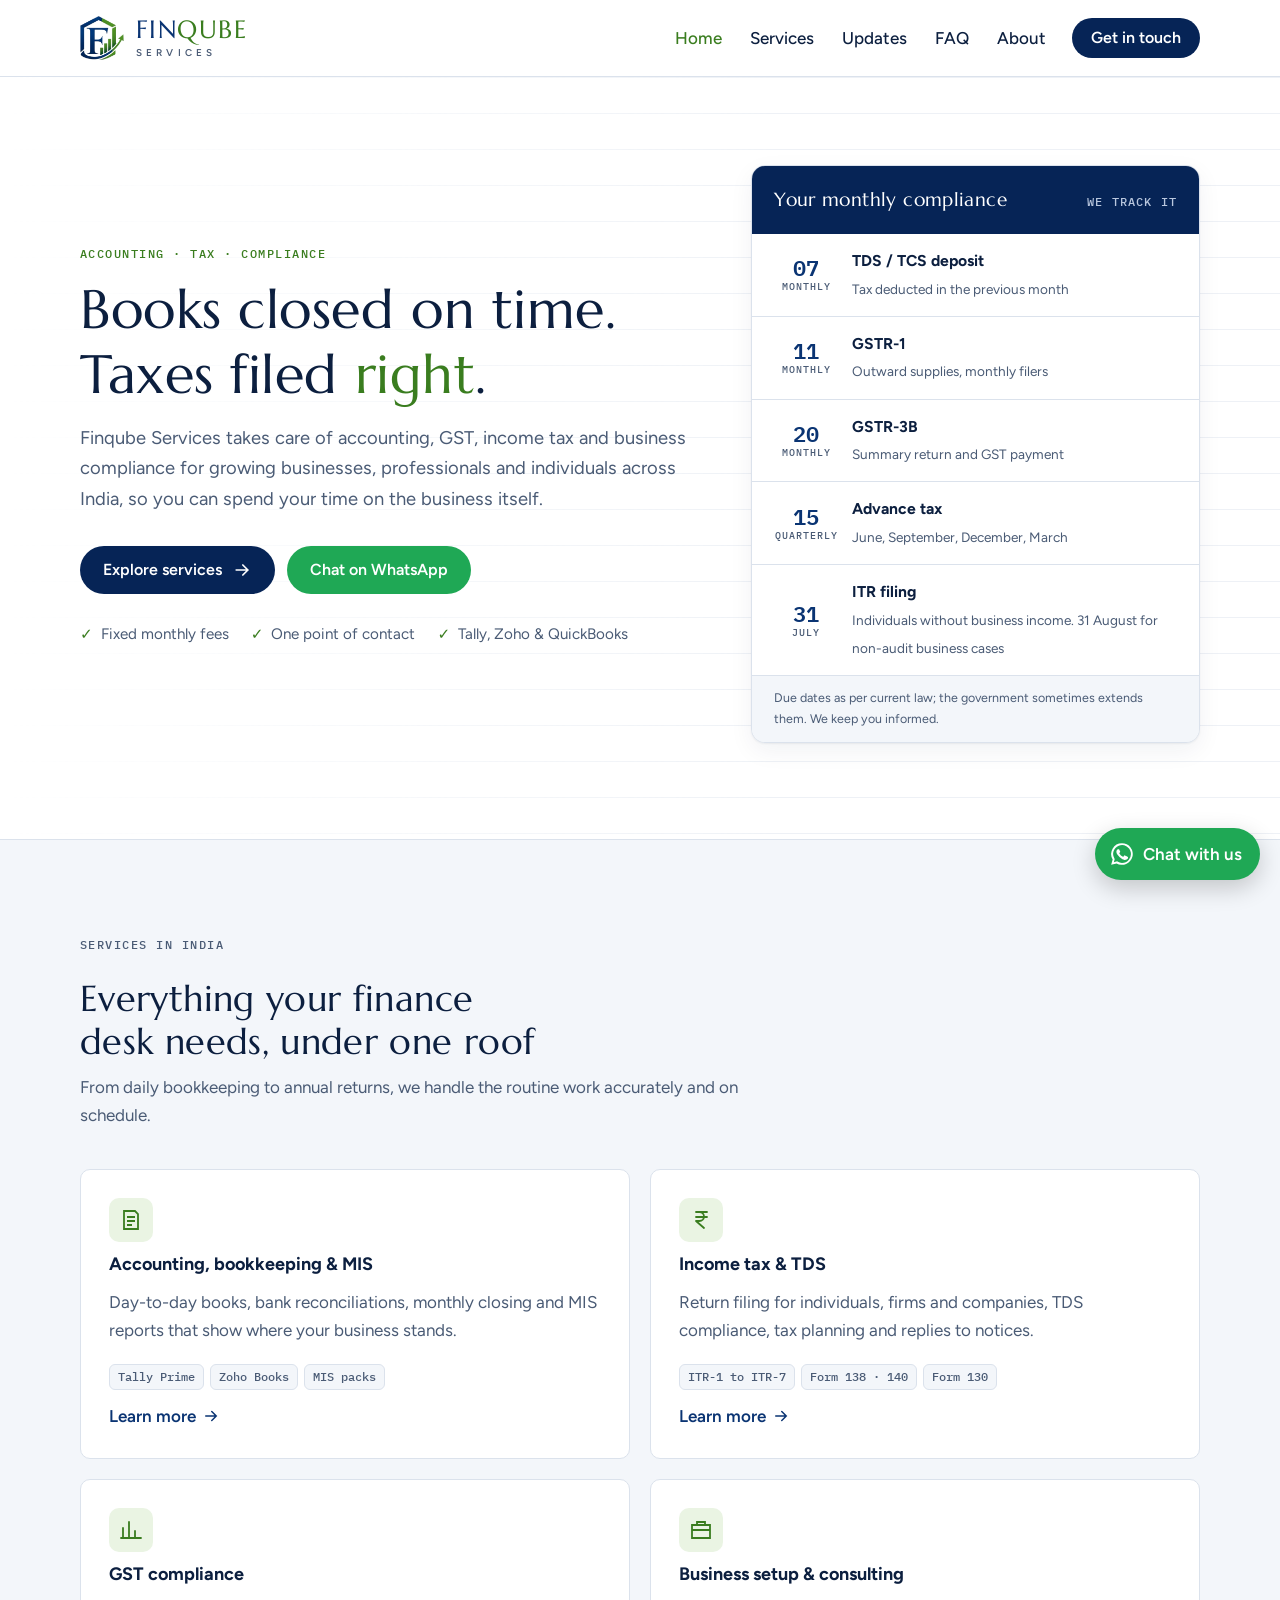
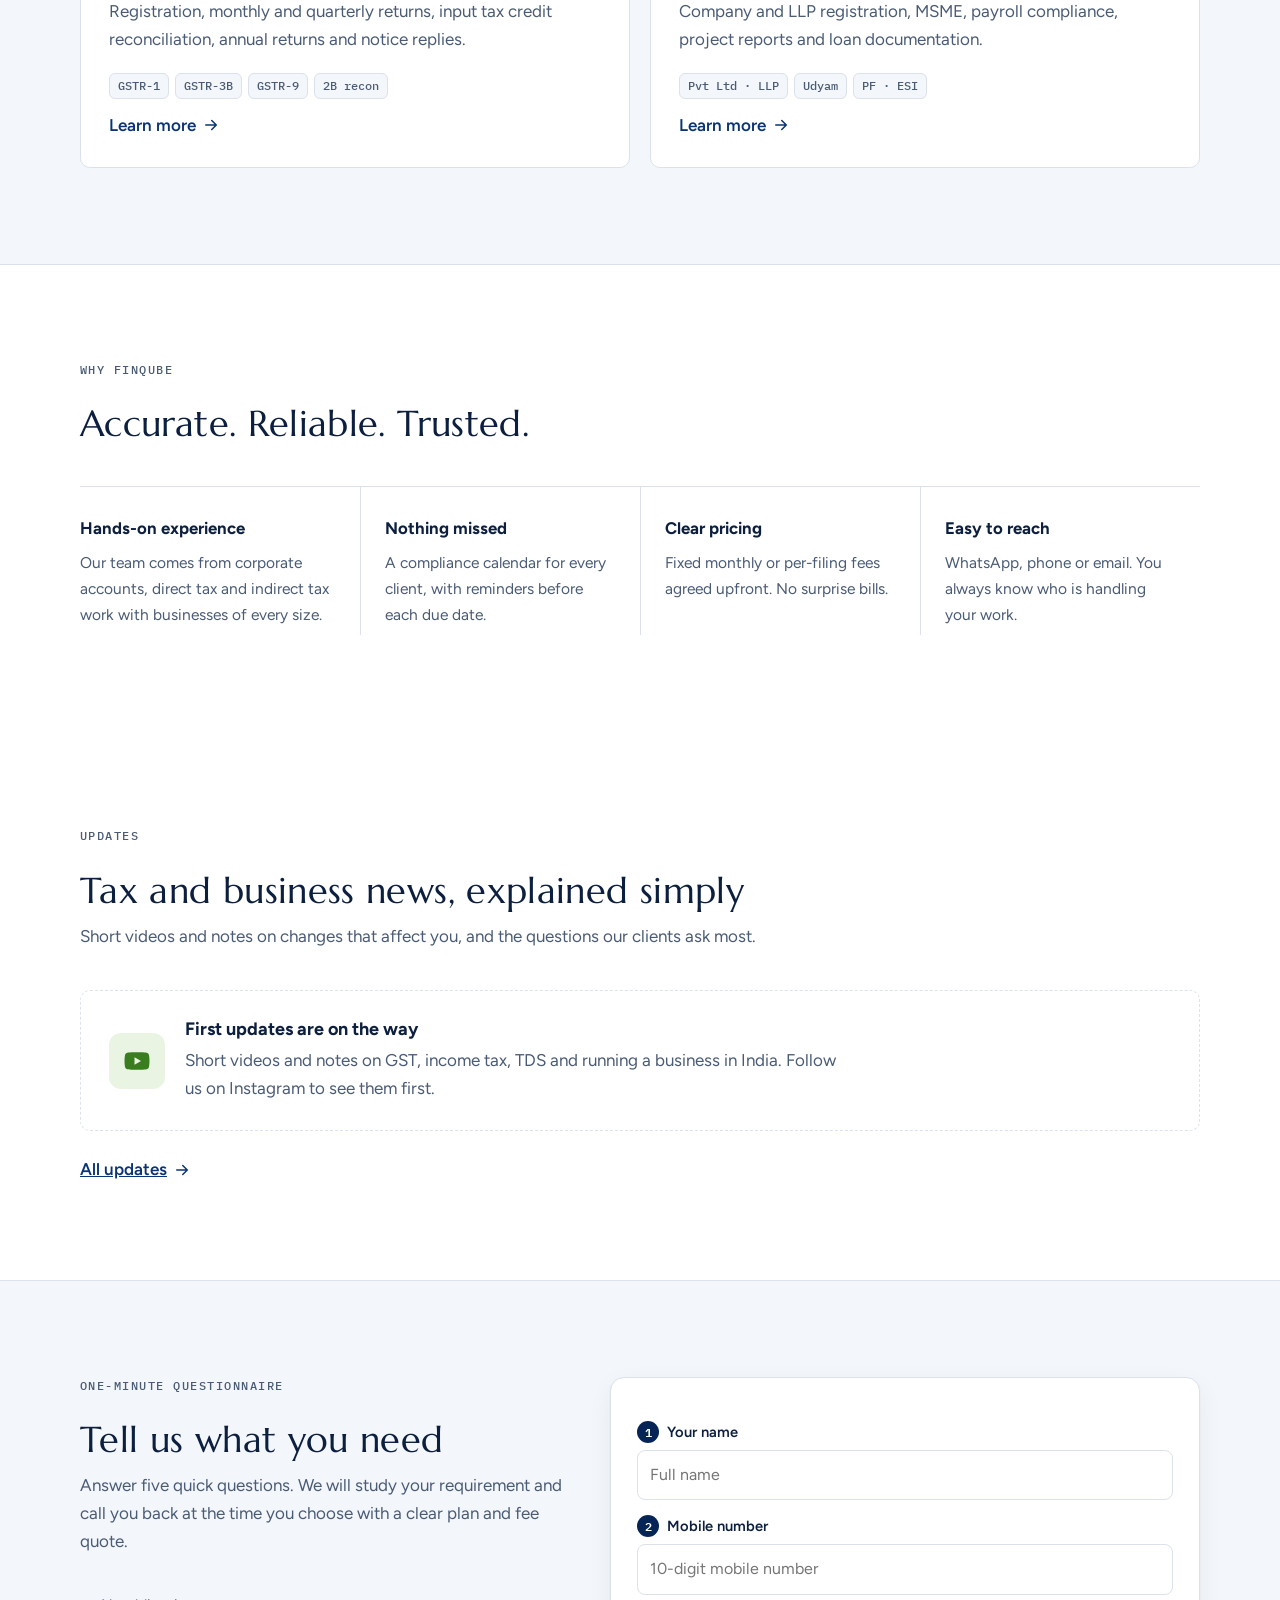
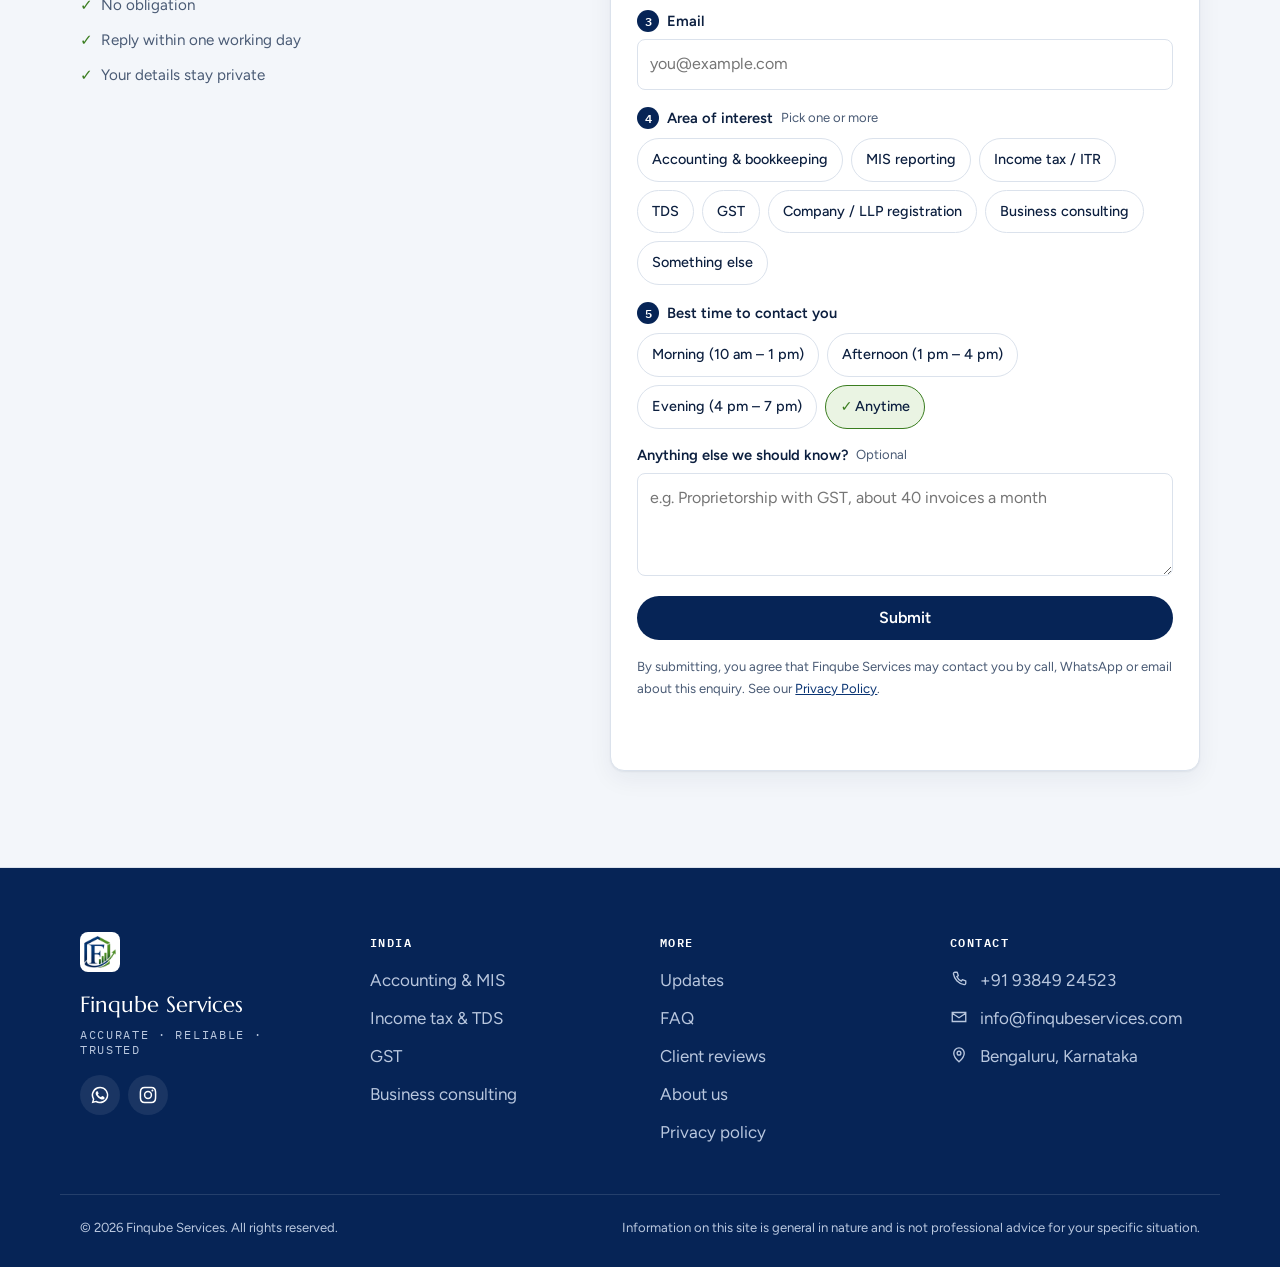
<file: index.html>
<!doctype html>
<html lang="en">
<head>
<meta charset="utf-8">
<meta name="viewport" content="width=device-width, initial-scale=1, viewport-fit=cover">
<meta name="claude:viewport-fit-sides" content="cover">
<title>Finqube Services | Accounting, GST &amp; Income Tax Services</title>
<meta name="description" content="Finqube Services handles accounting, bookkeeping, MIS, GST, income tax, TDS and business compliance for businesses and individuals across India.">
<link rel="canonical" href="https://finqubeservices.com/">
<meta property="og:title" content="Finqube Services | Accounting, GST &amp; Income Tax Services">
<meta property="og:description" content="Finqube Services handles accounting, bookkeeping, MIS, GST, income tax, TDS and business compliance for businesses and individuals across India.">
<meta property="og:image" content="https://finqubeservices.com/assets/logo-full.jpg">
<meta property="og:type" content="website">
<meta name="theme-color" content="#062456">
<link rel="icon" type="image/png" href="assets/favicon.png">
<link rel="preconnect" href="https://fonts.googleapis.com">
<link rel="preconnect" href="https://fonts.gstatic.com" crossorigin>
<link rel="stylesheet" href="https://fonts.googleapis.com/css2?family=Figtree:wght@400;500;600;700&family=IBM+Plex+Mono:wght@400;500;600&family=Marcellus&display=swap">
<link rel="stylesheet" href="css/style.css">
</head>
<body data-page="home">
<header id="site-header" class="site-header"></header>
<main>

<section class="hero"><div class="wrap hero-grid">
<div>
<p class="eyebrow">Accounting · Tax · Compliance</p>
<h1>Books closed on time. Taxes filed <em>right</em>.</h1>
<p class="lede">Finqube Services takes care of accounting, GST, income tax and business compliance for growing businesses, professionals and individuals across India, so you can spend your time on the business itself.</p>
<div class="hero-actions">
<a class="btn btn-solid" href="services.html">Explore services <svg viewBox="0 0 24 24"><path fill="none" stroke="currentColor" stroke-width="2" stroke-linecap="round" d="M5 12h14m-6-6 6 6-6 6"/></svg></a>
<button type="button" class="btn btn-wa" data-wa-picker>Chat on WhatsApp</button>
</div>
<ul class="hero-points"><li>Fixed monthly fees</li><li>One point of contact</li><li>Tally, Zoho &amp; QuickBooks</li></ul>
</div>
<div class="ledger" aria-label="Typical monthly compliance calendar">
<div class="ledger-head"><b>Your monthly compliance</b><span>We track it</span></div>
<ol>
<li><span class="day">07<small>MONTHLY</small></span><span class="what"><b>TDS / TCS deposit</b><span>Tax deducted in the previous month</span></span></li>
<li><span class="day">11<small>MONTHLY</small></span><span class="what"><b>GSTR-1</b><span>Outward supplies, monthly filers</span></span></li>
<li><span class="day">20<small>MONTHLY</small></span><span class="what"><b>GSTR-3B</b><span>Summary return and GST payment</span></span></li>
<li><span class="day">15<small>QUARTERLY</small></span><span class="what"><b>Advance tax</b><span>June, September, December, March</span></span></li>
<li><span class="day">31<small>JULY</small></span><span class="what"><b>ITR filing</b><span>Individuals without business income. 31 August for non-audit business cases</span></span></li>
</ol>
<div class="ledger-foot">Due dates as per current law; the government sometimes extends them. We keep you informed.</div>
</div>
</div></section>

<section class="section section-alt"><div class="wrap">
<div class="section-head"><p class="eyebrow">Services in India</p><h2>Everything your finance desk needs, under one roof</h2>
<p>From daily bookkeeping to annual returns, we handle the routine work accurately and on schedule.</p></div>
<div class="cards">
<a class="card" href="services.html#accounting"><div class="card-ico"><svg viewBox="0 0 24 24"><path fill="none" stroke="currentColor" stroke-width="1.8" d="M5 3h11l3 3v15H5zM8 9h8M8 13h8M8 17h5"/></svg></div><h3>Accounting, bookkeeping &amp; MIS</h3><p>Day-to-day books, bank reconciliations, monthly closing and MIS reports that show where your business stands.</p><div class="forms"><span>Tally Prime</span><span>Zoho Books</span><span>MIS packs</span></div><span class="more">Learn more <svg viewBox="0 0 24 24"><path fill="none" stroke="currentColor" stroke-width="2" stroke-linecap="round" d="M5 12h14m-6-6 6 6-6 6"/></svg></span></a>
<a class="card" href="services.html#direct-tax"><div class="card-ico"><svg viewBox="0 0 24 24"><path fill="none" stroke="currentColor" stroke-width="1.8" stroke-linecap="round" stroke-linejoin="round" d="M7 4h11M7 9h11M7 4h3.5a4.5 4.5 0 0 1 0 9H7l8 7"/></svg></div><h3>Income tax &amp; TDS</h3><p>Return filing for individuals, firms and companies, TDS compliance, tax planning and replies to notices.</p><div class="forms"><span>ITR-1 to ITR-7</span><span>Form 138 · 140</span><span>Form 130</span></div><span class="more">Learn more <svg viewBox="0 0 24 24"><path fill="none" stroke="currentColor" stroke-width="2" stroke-linecap="round" d="M5 12h14m-6-6 6 6-6 6"/></svg></span></a>
<a class="card" href="services.html#gst"><div class="card-ico"><svg viewBox="0 0 24 24"><path fill="none" stroke="currentColor" stroke-width="1.8" stroke-linecap="round" d="M4 20V10M10 20V4M16 20v-7M22 20H2"/></svg></div><h3>GST compliance</h3><p>Registration, monthly and quarterly returns, input tax credit reconciliation, annual returns and notice replies.</p><div class="forms"><span>GSTR-1</span><span>GSTR-3B</span><span>GSTR-9</span><span>2B recon</span></div><span class="more">Learn more <svg viewBox="0 0 24 24"><path fill="none" stroke="currentColor" stroke-width="2" stroke-linecap="round" d="M5 12h14m-6-6 6 6-6 6"/></svg></span></a>
<a class="card" href="services.html#consulting"><div class="card-ico"><svg viewBox="0 0 24 24"><path fill="none" stroke="currentColor" stroke-width="1.8" d="M3 7h18v13H3zM8 7V4h8v3M3 12h18"/></svg></div><h3>Business setup &amp; consulting</h3><p>Company and LLP registration, MSME, payroll compliance, project reports and loan documentation.</p><div class="forms"><span>Pvt Ltd · LLP</span><span>Udyam</span><span>PF · ESI</span></div><span class="more">Learn more <svg viewBox="0 0 24 24"><path fill="none" stroke="currentColor" stroke-width="2" stroke-linecap="round" d="M5 12h14m-6-6 6 6-6 6"/></svg></span></a>
</div></div></section>

<section class="section"><div class="wrap">
<div class="section-head"><p class="eyebrow">Why Finqube</p><h2>Accurate. Reliable. Trusted.</h2></div>
<div class="why">
<div><b>Hands-on experience</b><p>Our team comes from corporate accounts, direct tax and indirect tax work with businesses of every size.</p></div>
<div><b>Nothing missed</b><p>A compliance calendar for every client, with reminders before each due date.</p></div>
<div><b>Clear pricing</b><p>Fixed monthly or per-filing fees agreed upfront. No surprise bills.</p></div>
<div><b>Easy to reach</b><p>WhatsApp, phone or email. You always know who is handling your work.</p></div>
</div></div></section>

<section class="section global-band" id="global-section"><div class="wrap">
<div class="section-head"><p class="eyebrow">Global services</p><h2>Bookkeeping and MIS for businesses abroad</h2>
<p>We are building dedicated teams for clients in the US, UK and Europe, the Gulf and Australia. Pick your region to see what we will offer and register early interest.</p></div>
<div class="country-grid" data-country-cards></div>
</div></section>

<section class="section"><div class="wrap">
<div class="section-head"><p class="eyebrow">Updates</p><h2>Tax and business news, explained simply</h2>
<p>Short videos and notes on changes that affect you, and the questions our clients ask most.</p></div>
<div class="vlog-grid" data-updates data-limit="3"></div>
<p style="margin-top:24px"><a class="more" href="updates.html">All updates <svg viewBox="0 0 24 24"><path fill="none" stroke="currentColor" stroke-width="2" stroke-linecap="round" d="M5 12h14m-6-6 6 6-6 6"/></svg></a></p>
</div></section>

<section class="section section-alt" id="reviews-section" data-reviews-section hidden><div class="wrap">
<div class="section-head"><p class="eyebrow">Client reviews</p><h2>What our clients say</h2></div>
<div class="review-grid" data-reviews data-limit="3"></div>
<p style="margin-top:24px"><a class="more" href="reviews.html">All reviews and leave your own <svg viewBox="0 0 24 24"><path fill="none" stroke="currentColor" stroke-width="2" stroke-linecap="round" d="M5 12h14m-6-6 6 6-6 6"/></svg></a></p>
</div></section>

<section class="section section-alt" id="enquire"><div class="wrap q-split">
<div class="section-head"><p class="eyebrow">One-minute questionnaire</p><h2>Tell us what you need</h2>
<p>Answer five quick questions. We will study your requirement and call you back at the time you choose with a clear plan and fee quote.</p>
<ul class="hero-points q-points"><li>No obligation</li><li>Reply within one working day</li><li>Your details stay private</li></ul></div>
<div class="panel"><div data-form="home"></div></div>
</div></section>

</main>
<footer id="site-footer" class="site-footer"></footer>
<script src="js/config.js"></script>
<script src="js/main.js"></script>
</body>
</html>
</file>
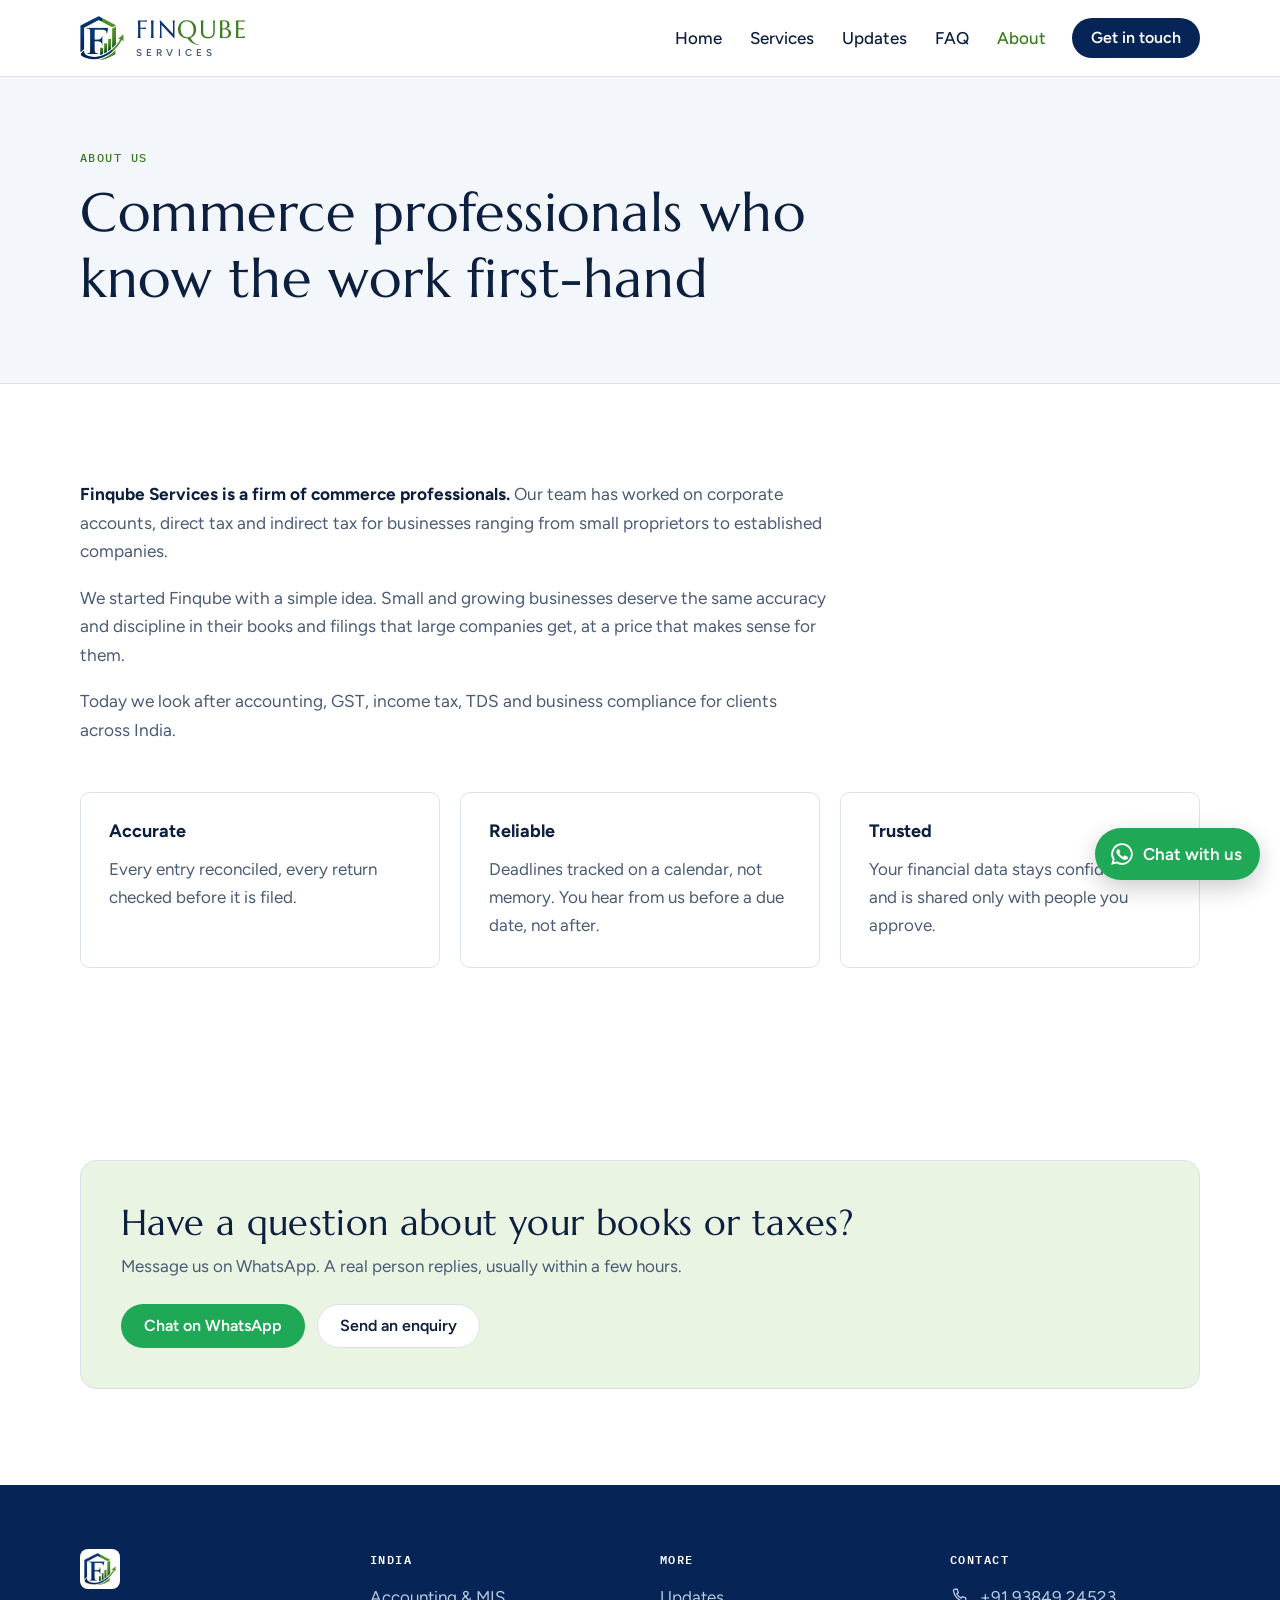
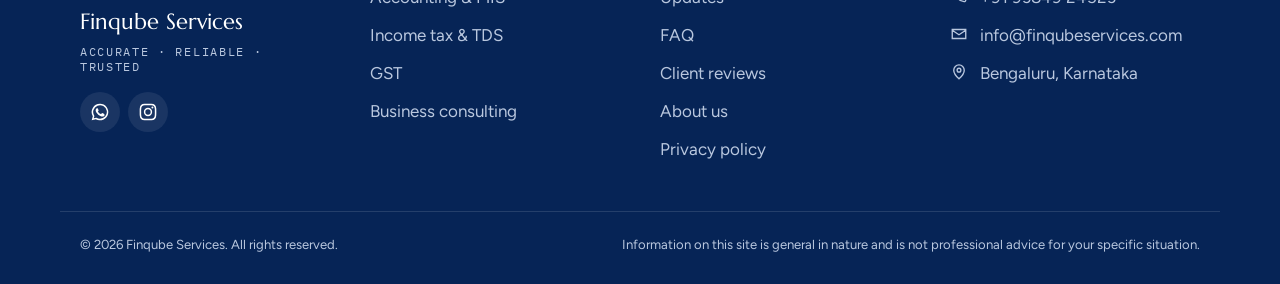
<file: about.html>
<!doctype html>
<html lang="en">
<head>
<meta charset="utf-8">
<meta name="viewport" content="width=device-width, initial-scale=1, viewport-fit=cover">
<meta name="claude:viewport-fit-sides" content="cover">
<title>About Us | Finqube Services</title>
<meta name="description" content="Finqube Services is a firm of commerce professionals in accounting and taxation.">
<link rel="canonical" href="https://finqubeservices.com/about.html">
<meta property="og:title" content="About Us | Finqube Services">
<meta property="og:description" content="Finqube Services is a firm of commerce professionals in accounting and taxation.">
<meta property="og:image" content="https://finqubeservices.com/assets/logo-full.jpg">
<meta property="og:type" content="website">
<meta name="theme-color" content="#062456">
<link rel="icon" type="image/png" href="assets/favicon.png">
<link rel="preconnect" href="https://fonts.googleapis.com">
<link rel="preconnect" href="https://fonts.gstatic.com" crossorigin>
<link rel="stylesheet" href="https://fonts.googleapis.com/css2?family=Figtree:wght@400;500;600;700&family=IBM+Plex+Mono:wght@400;500;600&family=Marcellus&display=swap">
<link rel="stylesheet" href="css/style.css">
</head>
<body data-page="about">
<header id="site-header" class="site-header"></header>
<main>

<section class="page-hero"><div class="wrap"><p class="eyebrow">About us</p>
<h1>Commerce professionals who know the work first-hand</h1></div></section>
<section class="section"><div class="wrap">
<div class="prose">
<p><strong>Finqube Services is a firm of commerce professionals.</strong> Our team has worked on corporate accounts, direct tax and indirect tax for businesses ranging from small proprietors to established companies.</p>
<p>We started Finqube with a simple idea. Small and growing businesses deserve the same accuracy and discipline in their books and filings that large companies get, at a price that makes sense for them.</p>
<p>Today we look after accounting, GST, income tax, TDS and business compliance for clients across India.</p>
</div>
<div class="values mt">
<div class="card"><h3>Accurate</h3><p>Every entry reconciled, every return checked before it is filed.</p></div>
<div class="card"><h3>Reliable</h3><p>Deadlines tracked on a calendar, not memory. You hear from us before a due date, not after.</p></div>
<div class="card"><h3>Trusted</h3><p>Your financial data stays confidential and is shared only with people you approve.</p></div>
</div>
</div></section>
<section class="section"><div class="wrap"><div class="cta-band">
<div><h2>Have a question about your books or taxes?</h2><p>Message us on WhatsApp. A real person replies, usually within a few hours.</p></div>
<div class="actions"><button type="button" class="btn btn-wa" data-wa-picker>Chat on WhatsApp</button><a class="btn btn-line" href="contact.html">Send an enquiry</a></div>
</div></div></section>

</main>
<footer id="site-footer" class="site-footer"></footer>
<script src="js/config.js"></script>
<script src="js/main.js"></script>
</body>
</html>
</file>
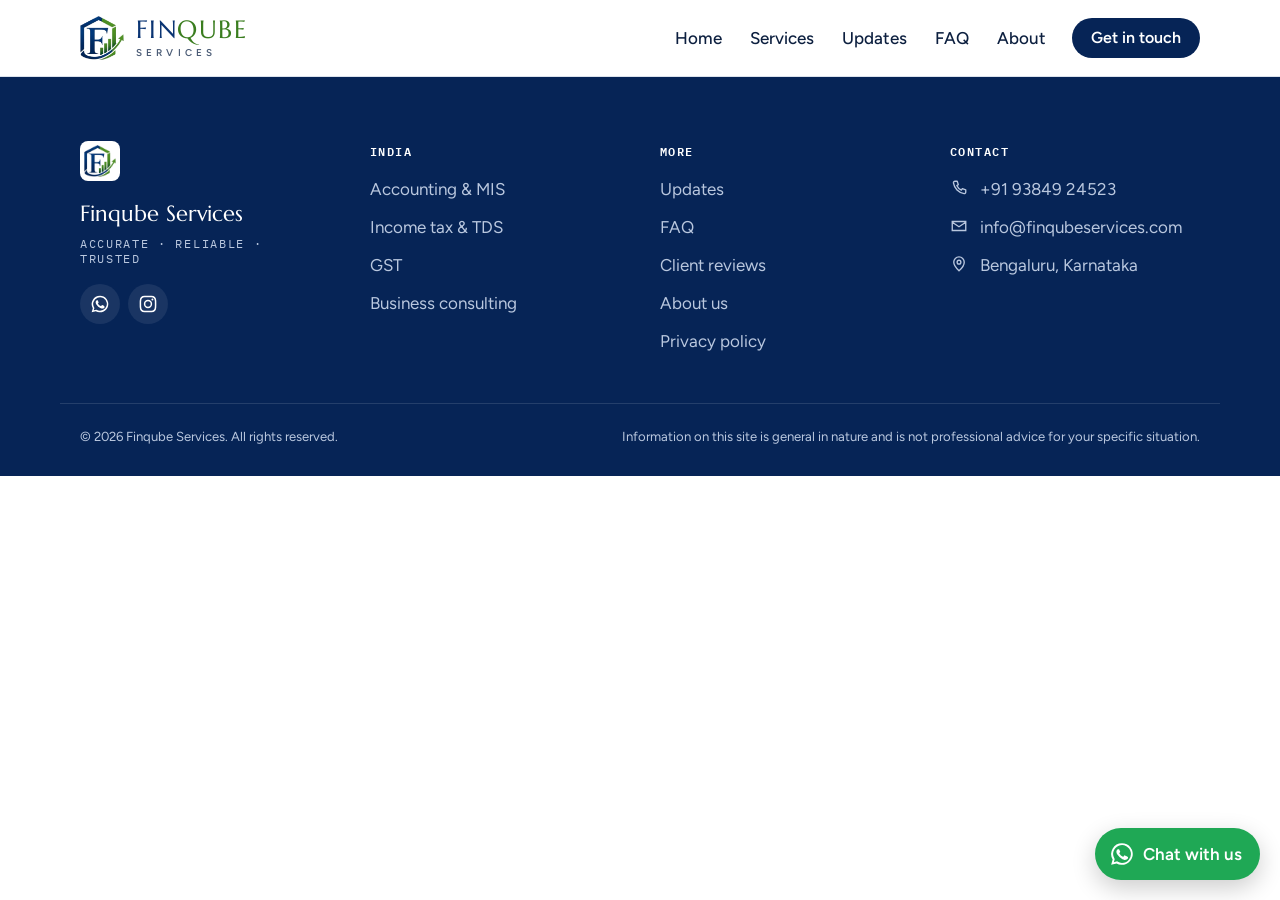
<file: australia.html>
<!doctype html>
<html lang="en">
<head>
<meta charset="utf-8">
<meta name="viewport" content="width=device-width, initial-scale=1, viewport-fit=cover">
<meta name="claude:viewport-fit-sides" content="cover">
<title>Australia Accounting &amp; Bookkeeping | Finqube Services</title>
<meta name="description" content="Bookkeeping, MIS and tax-ready accounting support for businesses in Australia.">
<link rel="canonical" href="https://finqubeservices.com/australia.html">
<meta property="og:title" content="Australia Accounting &amp; Bookkeeping | Finqube Services">
<meta property="og:description" content="Bookkeeping, MIS and tax-ready accounting support for businesses in Australia.">
<meta property="og:image" content="https://finqubeservices.com/assets/logo-full.jpg">
<meta property="og:type" content="website">
<meta name="theme-color" content="#062456">
<link rel="icon" type="image/png" href="assets/favicon.png">
<link rel="preconnect" href="https://fonts.googleapis.com">
<link rel="preconnect" href="https://fonts.gstatic.com" crossorigin>
<link rel="stylesheet" href="https://fonts.googleapis.com/css2?family=Figtree:wght@400;500;600;700&family=IBM+Plex+Mono:wght@400;500;600&family=Marcellus&display=swap">
<link rel="stylesheet" href="css/style.css">
<meta name="robots" content="noindex">
</head>
<body data-page="country" data-country="australia">
<header id="site-header" class="site-header"></header>
<main>
<div id="country-root"></div>
<noscript><section class="section"><div class="wrap"><p>Please enable JavaScript, or contact us at info@finqubeservices.com.</p></div></section></noscript>
</main>
<footer id="site-footer" class="site-footer"></footer>
<script src="js/config.js"></script>
<script src="js/main.js"></script>
</body>
</html>
</file>
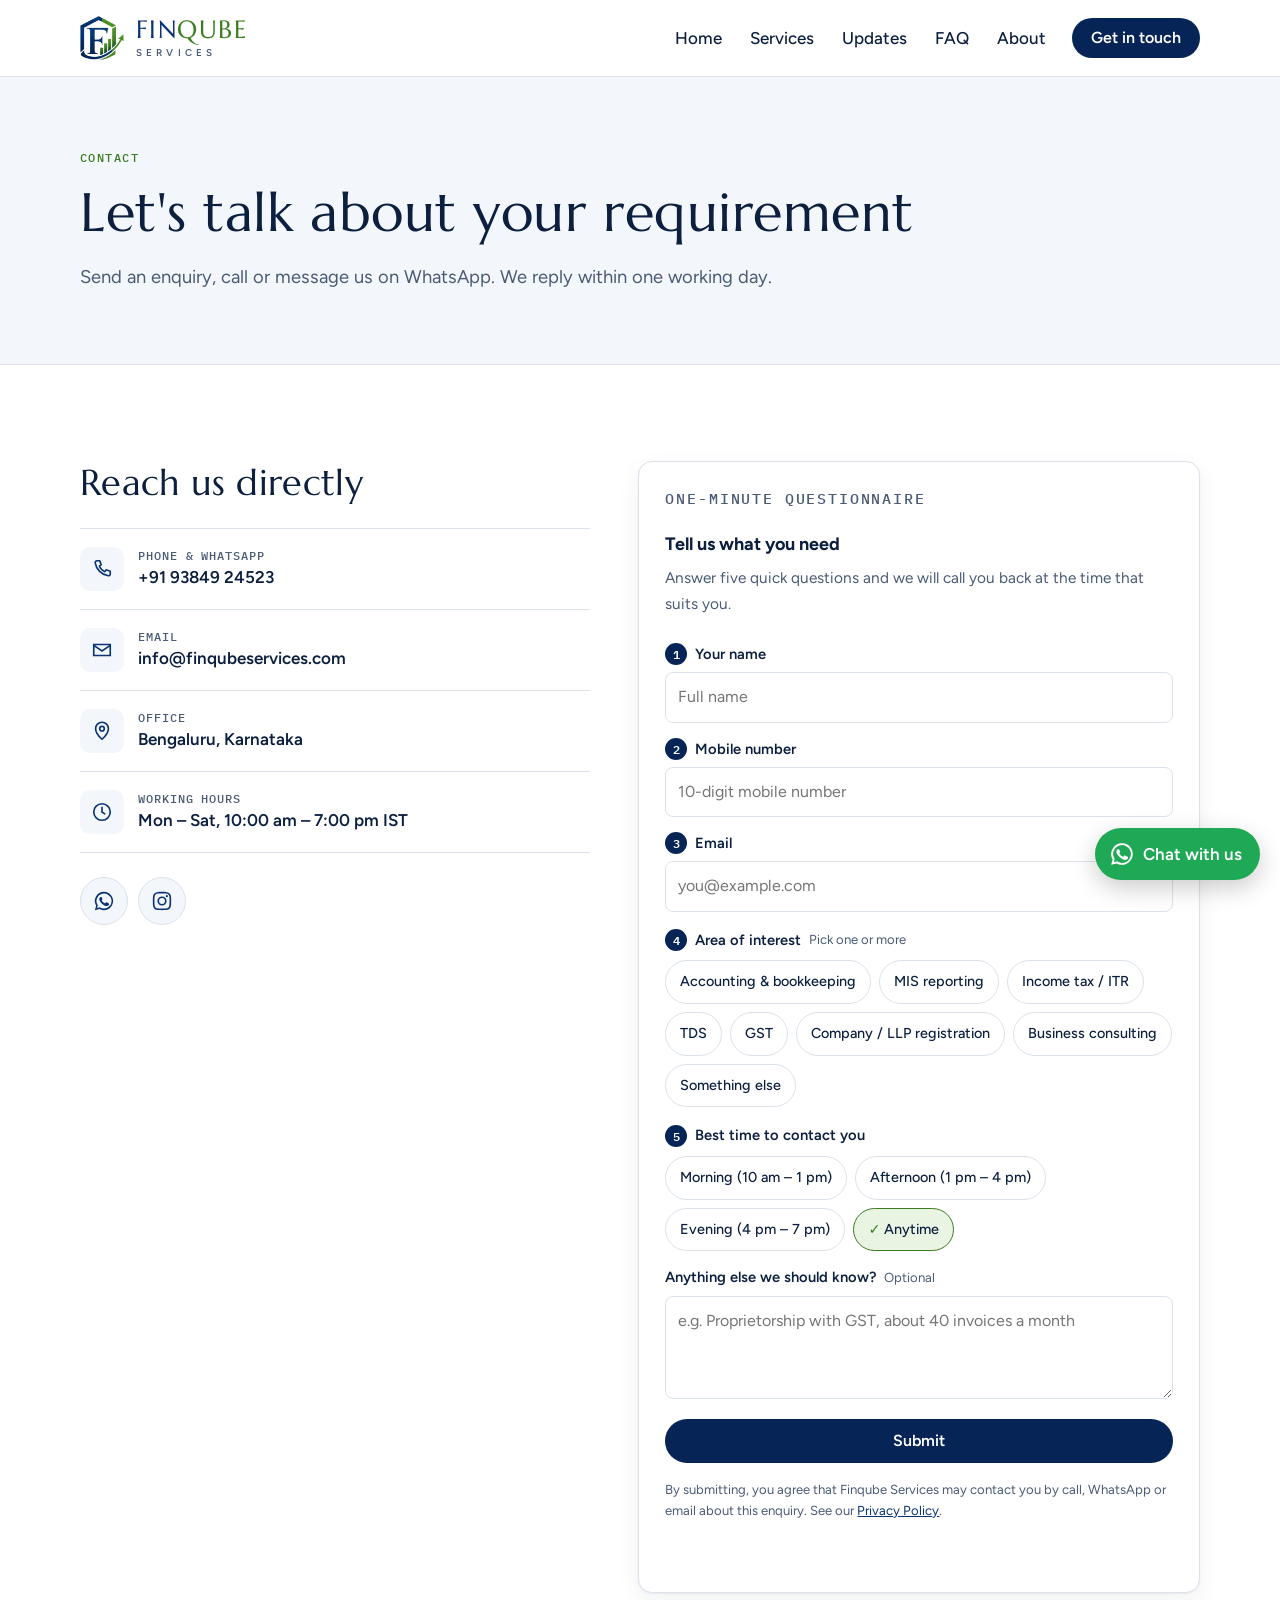
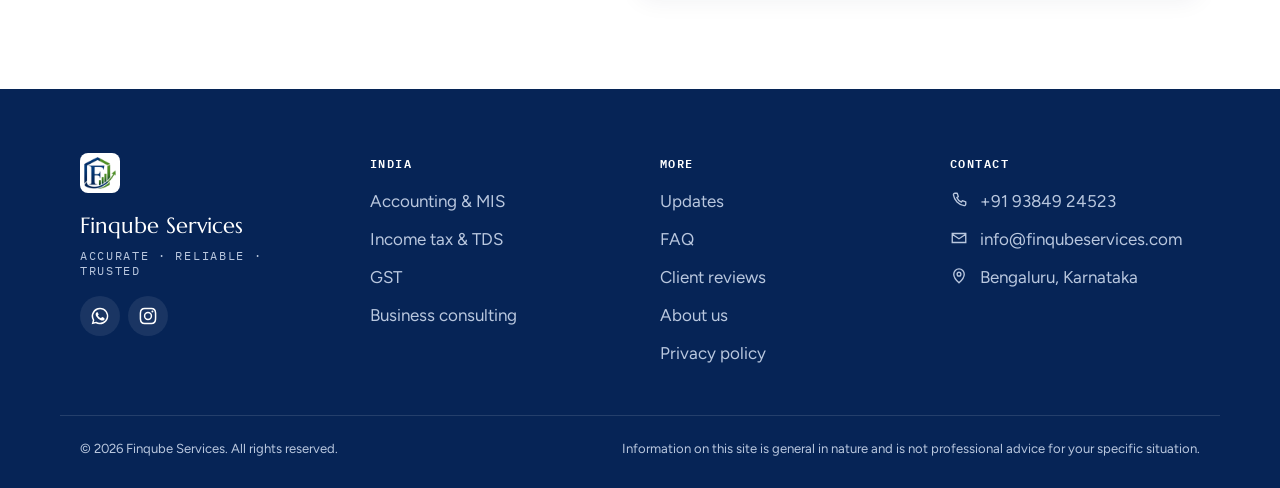
<file: contact.html>
<!doctype html>
<html lang="en">
<head>
<meta charset="utf-8">
<meta name="viewport" content="width=device-width, initial-scale=1, viewport-fit=cover">
<meta name="claude:viewport-fit-sides" content="cover">
<title>Contact | Finqube Services</title>
<meta name="description" content="Contact Finqube Services by phone, WhatsApp or email for accounting, GST and income tax help.">
<link rel="canonical" href="https://finqubeservices.com/contact.html">
<meta property="og:title" content="Contact | Finqube Services">
<meta property="og:description" content="Contact Finqube Services by phone, WhatsApp or email for accounting, GST and income tax help.">
<meta property="og:image" content="https://finqubeservices.com/assets/logo-full.jpg">
<meta property="og:type" content="website">
<meta name="theme-color" content="#062456">
<link rel="icon" type="image/png" href="assets/favicon.png">
<link rel="preconnect" href="https://fonts.googleapis.com">
<link rel="preconnect" href="https://fonts.gstatic.com" crossorigin>
<link rel="stylesheet" href="https://fonts.googleapis.com/css2?family=Figtree:wght@400;500;600;700&family=IBM+Plex+Mono:wght@400;500;600&family=Marcellus&display=swap">
<link rel="stylesheet" href="css/style.css">
</head>
<body data-page="contact">
<header id="site-header" class="site-header"></header>
<main>

<section class="page-hero"><div class="wrap"><p class="eyebrow">Contact</p>
<h1>Let's talk about your requirement</h1>
<p class="lede">Send an enquiry, call or message us on WhatsApp. We reply within one working day.</p></div></section>
<section class="section"><div class="wrap contact-grid">
<div>
<h2>Reach us directly</h2>
<ul class="contact-list">
<li><span class="ci"><svg viewBox="0 0 24 24"><path fill="none" stroke="currentColor" stroke-width="1.8" stroke-linejoin="round" d="M6.6 3h3l1.5 4.5-2 1.3a11 11 0 0 0 6.1 6.1l1.3-2L21 14.4v3a2 2 0 0 1-2.2 2A17 17 0 0 1 4.6 5.2 2 2 0 0 1 6.6 3Z"/></svg></span><div><small>Phone &amp; WhatsApp</small><b class="sel" data-fill="phone"></b></div></li>
<li><span class="ci"><svg viewBox="0 0 24 24"><path fill="none" stroke="currentColor" stroke-width="1.8" d="M3 6h18v12H3zM3 7l9 6 9-6"/></svg></span><div><small>Email</small><b class="sel" data-fill="email"></b></div></li>
<li><span class="ci"><svg viewBox="0 0 24 24"><path fill="none" stroke="currentColor" stroke-width="1.8" d="M12 21s-7-6.2-7-11.5a7 7 0 0 1 14 0C19 14.8 12 21 12 21Z"/><circle cx="12" cy="9.5" r="2.5" fill="none" stroke="currentColor" stroke-width="1.8"/></svg></span><div><small>Office</small><b data-fill="location"></b></div></li>
<li><span class="ci"><svg viewBox="0 0 24 24"><circle cx="12" cy="12" r="9" fill="none" stroke="currentColor" stroke-width="1.8"/><path fill="none" stroke="currentColor" stroke-width="1.8" stroke-linecap="round" d="M12 7v5l3 2"/></svg></span><div><small>Working hours</small><b data-fill="hours"></b></div></li>
</ul>
<div class="soc-row" data-social></div>
</div>
<div class="panel"><p class="eyebrow">One-minute questionnaire</p><h3>Tell us what you need</h3><p>Answer five quick questions and we will call you back at the time that suits you.</p>
<div data-form="contact"></div></div>
</div></section>

</main>
<footer id="site-footer" class="site-footer"></footer>
<script src="js/config.js"></script>
<script src="js/main.js"></script>
</body>
</html>
</file>
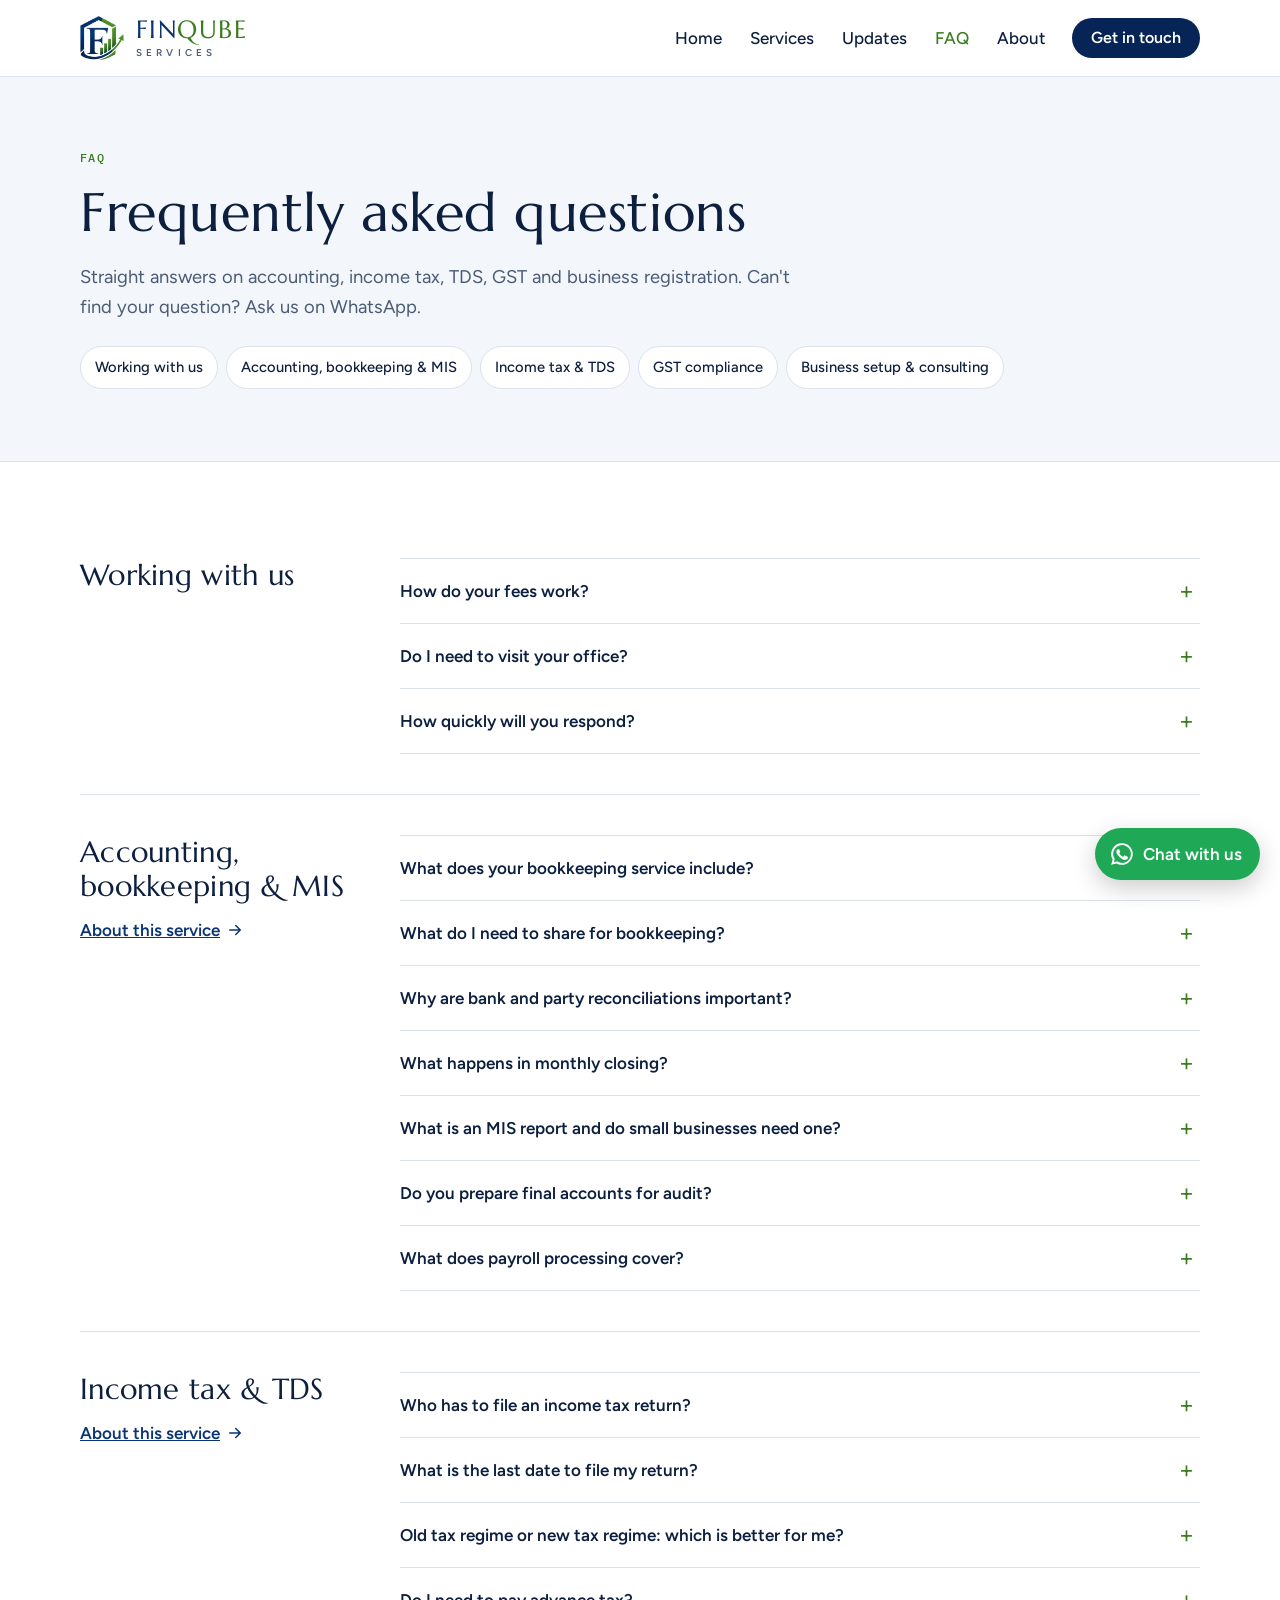
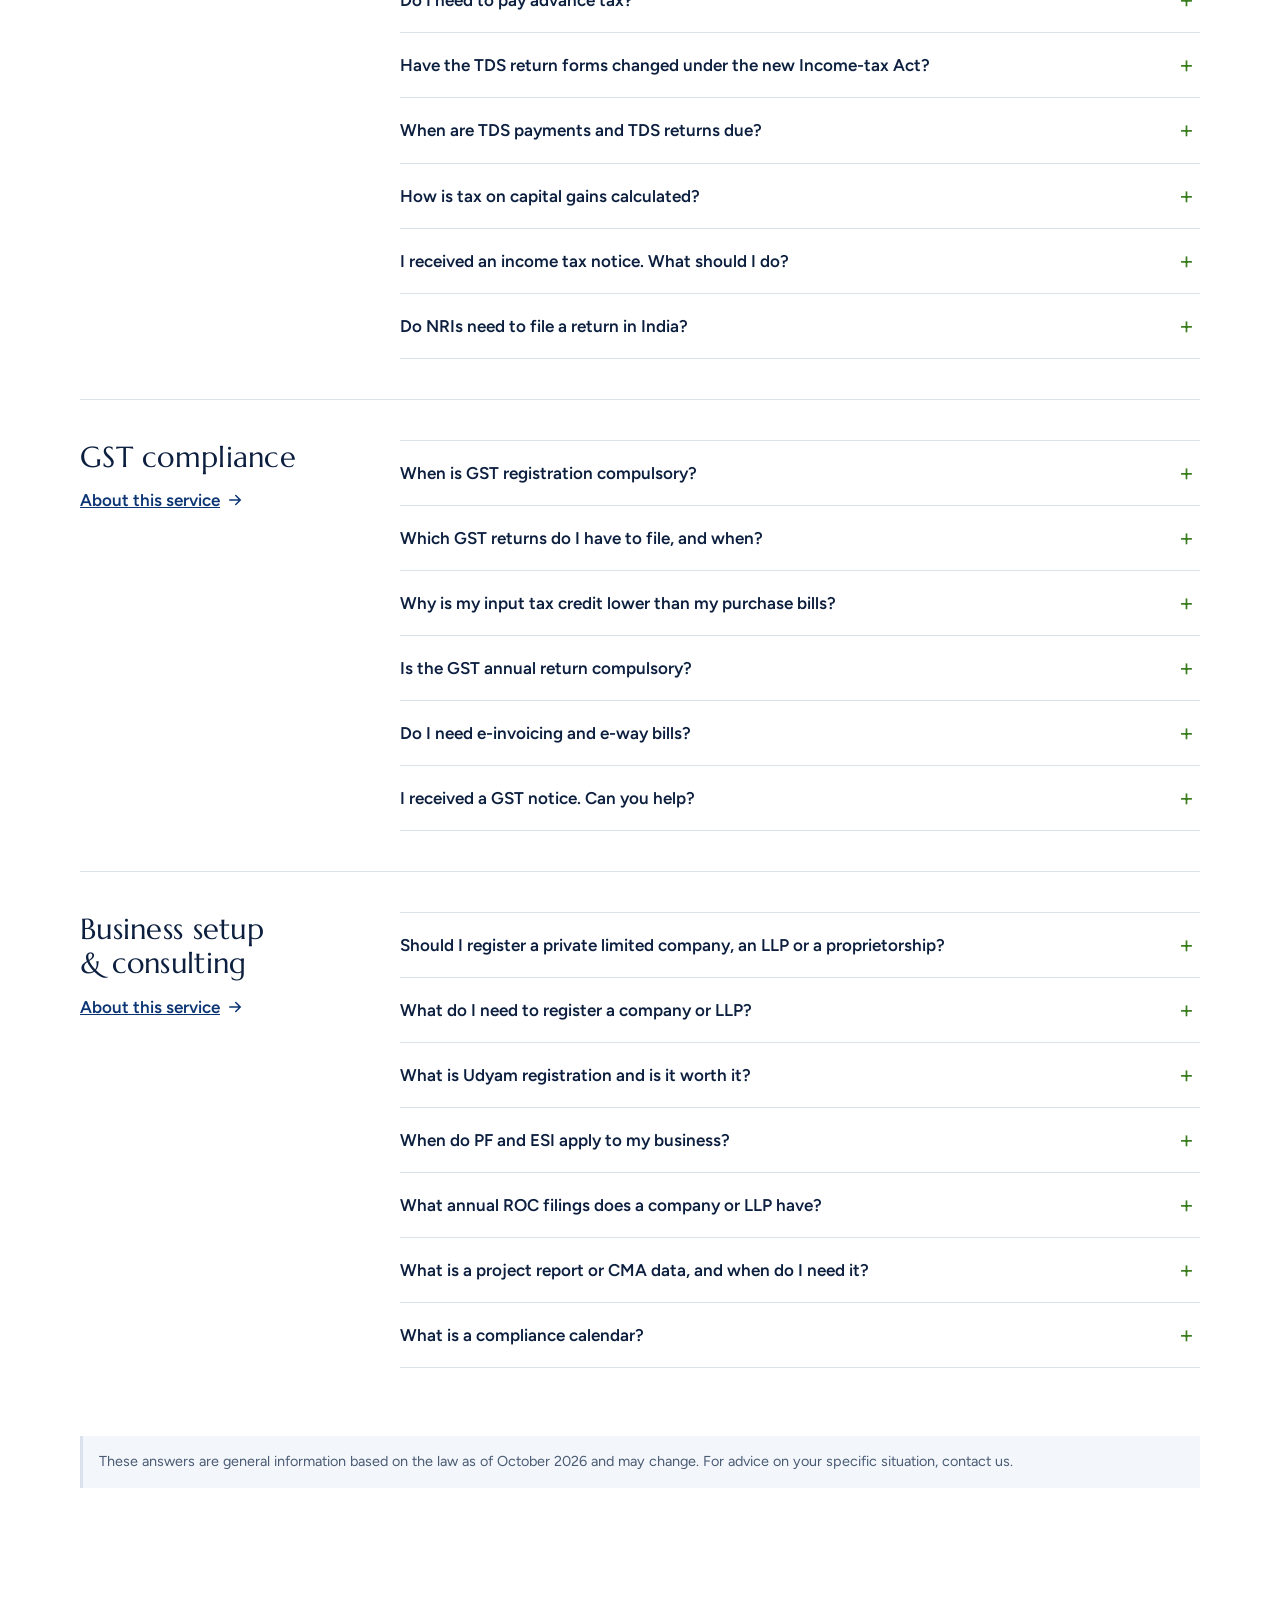
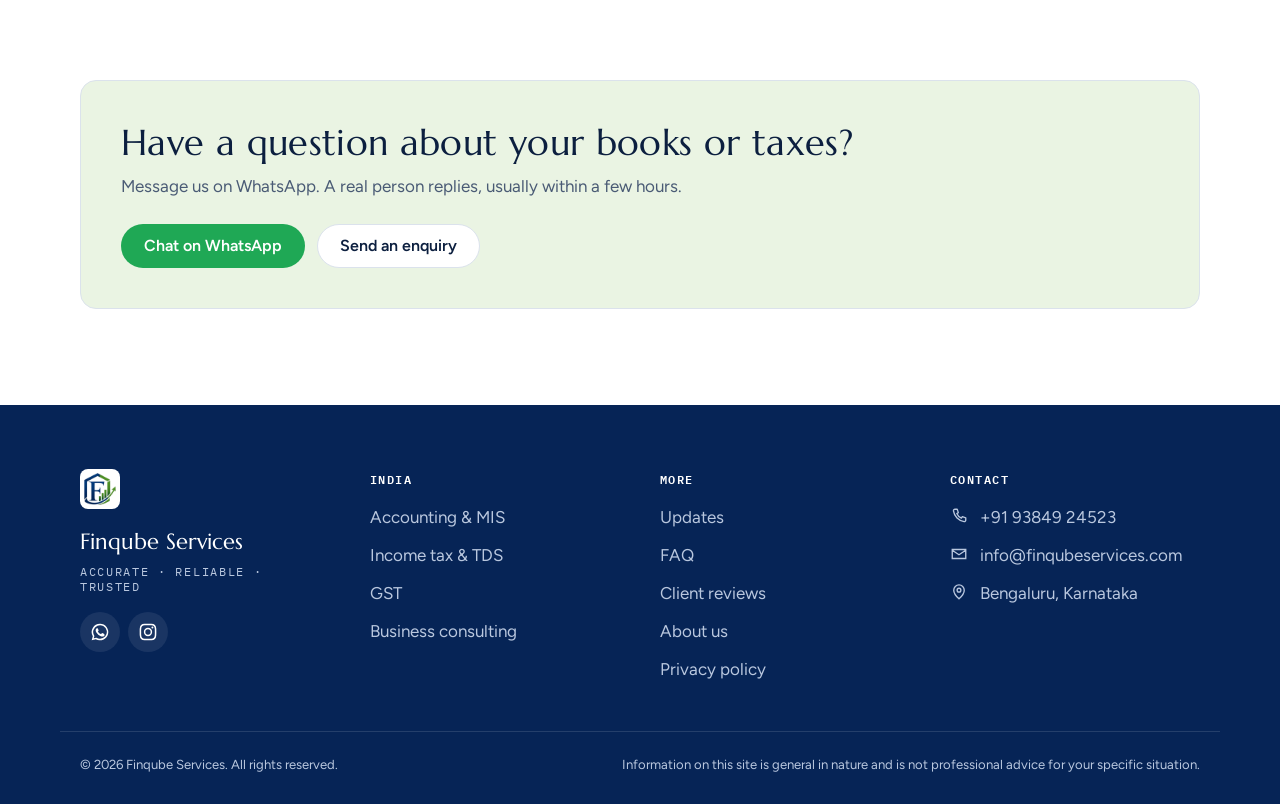
<file: faq.html>
<!doctype html>
<html lang="en">
<head>
<meta charset="utf-8">
<meta name="viewport" content="width=device-width, initial-scale=1, viewport-fit=cover">
<meta name="claude:viewport-fit-sides" content="cover">
<title>FAQ: Accounting, Income Tax, TDS &amp; GST | Finqube Services</title>
<meta name="description" content="Answers to common questions on bookkeeping, MIS, income tax returns, TDS, GST and company registration in India.">
<link rel="canonical" href="https://finqubeservices.com/faq.html">
<meta property="og:title" content="FAQ: Accounting, Income Tax, TDS &amp; GST | Finqube Services">
<meta property="og:description" content="Answers to common questions on bookkeeping, MIS, income tax returns, TDS, GST and company registration in India.">
<meta property="og:image" content="https://finqubeservices.com/assets/logo-full.jpg">
<meta property="og:type" content="website">
<meta name="theme-color" content="#062456">
<link rel="icon" type="image/png" href="assets/favicon.png">
<link rel="preconnect" href="https://fonts.googleapis.com">
<link rel="preconnect" href="https://fonts.gstatic.com" crossorigin>
<link rel="stylesheet" href="https://fonts.googleapis.com/css2?family=Figtree:wght@400;500;600;700&family=IBM+Plex+Mono:wght@400;500;600&family=Marcellus&display=swap">
<link rel="stylesheet" href="css/style.css">
<script type="application/ld+json">{"@context": "https://schema.org", "@type": "FAQPage", "mainEntity": [{"@type": "Question", "name": "How do your fees work?", "acceptedAnswer": {"@type": "Answer", "text": "We quote a fixed fee after we understand your work: a monthly fee for ongoing services like bookkeeping, GST and TDS, or a one-time fee for things like ITR filing or company registration. The quote depends on volume, for example the number of invoices or employees. You know the full fee before we start, and there are no hidden charges."}}, {"@type": "Question", "name": "Do I need to visit your office?", "acceptedAnswer": {"@type": "Answer", "text": "No. We work fully online. You share documents on WhatsApp, email or a shared folder, and we discuss on call or video. Your data is handled only by the person working on your file."}}, {"@type": "Question", "name": "How quickly will you respond?", "acceptedAnswer": {"@type": "Answer", "text": "We reply to enquiries within one working day. Existing clients get replies the same day during working hours, and we contact you well before every due date."}}, {"@type": "Question", "name": "What does your bookkeeping service include?", "acceptedAnswer": {"@type": "Answer", "text": "We record your sales, purchases, expenses, receipts and payments in Tally Prime, Zoho Books or QuickBooks, keep ledgers for customers and suppliers, and maintain the GST and TDS details needed for your returns. You get up-to-date books every month instead of a rush at year end."}}, {"@type": "Question", "name": "What do I need to share for bookkeeping?", "acceptedAnswer": {"@type": "Answer", "text": "Usually your bank statements, sales and purchase invoices, expense bills and any loan or investment statements. If you already use accounting software, we can work directly in it with a user login you create for us."}}, {"@type": "Question", "name": "Why are bank and party reconciliations important?", "acceptedAnswer": {"@type": "Answer", "text": "Reconciliation matches your books with your bank statements and with what customers and suppliers say you owe. It catches missed entries, duplicate payments and unpaid invoices early, and it is the base for correct GST input tax credit and accurate profit figures."}}, {"@type": "Question", "name": "What happens in monthly closing?", "acceptedAnswer": {"@type": "Answer", "text": "At month end we record pending bills, accrued expenses, provisions, depreciation and closing stock, then check the trial balance. This gives you a reliable profit and loss figure for each month, not just at year end."}}, {"@type": "Question", "name": "What is an MIS report and do small businesses need one?", "acceptedAnswer": {"@type": "Answer", "text": "MIS (Management Information System) reports are short monthly summaries: sales, profit, expenses, cash position, money to be collected and money to be paid. Small businesses benefit the most, because they show problems such as slow collections or rising costs before they become serious. We tailor the report to the numbers you actually use."}}, {"@type": "Question", "name": "Do you prepare final accounts for audit?", "acceptedAnswer": {"@type": "Answer", "text": "Yes. We prepare the balance sheet, profit and loss statement, schedules and notes at year end, and coordinate with your auditor so the audit runs smoothly. We do not sign audit reports ourselves."}}, {"@type": "Question", "name": "What does payroll processing cover?", "acceptedAnswer": {"@type": "Answer", "text": "We calculate monthly salaries with attendance, deductions, PF, ESI, professional tax and TDS on salary, and prepare payslips and the salary register. We also share the bank upload file so you can pay salaries in one step."}}, {"@type": "Question", "name": "Who has to file an income tax return?", "acceptedAnswer": {"@type": "Answer", "text": "Generally, anyone whose total income is above the basic exemption limit, and also people who meet certain conditions such as high-value deposits, foreign travel spending or large electricity bills, even if their income is lower. Filing is also needed to claim a refund. Businesses, firms, LLPs and companies must file every year regardless of profit or loss."}}, {"@type": "Question", "name": "What is the last date to file my return?", "acceptedAnswer": {"@type": "Answer", "text": "For the year 2025-26, the due date is 31 July 2026 for most individuals without business income (ITR-1 and ITR-2), 31 August 2026 for business and professional cases that do not need a tax audit, and 31 October 2026 where a tax audit applies. Dates can be extended by the government, so we confirm the current date when we take up your return."}}, {"@type": "Question", "name": "Old tax regime or new tax regime: which is better for me?", "acceptedAnswer": {"@type": "Answer", "text": "The new regime has lower rates but allows very few deductions; it is the default. The old regime allows deductions such as HRA, home loan interest and investments, but has higher rates. We calculate your tax both ways using your actual salary and investments and recommend the one that saves you more."}}, {"@type": "Question", "name": "Do I need to pay advance tax?", "acceptedAnswer": {"@type": "Answer", "text": "If your total tax for the year, after TDS, is ₹10,000 or more, you must pay it in instalments by 15 June, 15 September, 15 December and 15 March. Missing an instalment means interest. Salaried people with income only from salary usually have this covered through TDS. We estimate your liability and remind you before each date."}}, {"@type": "Question", "name": "Have the TDS return forms changed under the new Income-tax Act?", "acceptedAnswer": {"@type": "Answer", "text": "Yes. From 1 April 2026, under the Income-tax Act, 2025, quarterly TDS statements have new form numbers: Form 138 replaces Form 24Q (salary), Form 140 replaces Form 26Q (other payments to residents), Form 144 replaces Form 27Q (payments to non-residents), and Form 143 replaces Form 27EQ for TCS. Salary TDS certificates (earlier Form 16) are now Form 130, and other TDS certificates (earlier Form 16A) are Form 131. We handle the change-over for you."}}, {"@type": "Question", "name": "When are TDS payments and TDS returns due?", "acceptedAnswer": {"@type": "Answer", "text": "TDS deducted in a month is generally paid by the 7th of the next month. Quarterly TDS returns are due by 31 July, 31 October, 31 January and 31 May. Late payment attracts interest and late returns attract a fee for every day of delay, so we keep a calendar and file on time."}}, {"@type": "Question", "name": "How is tax on capital gains calculated?", "acceptedAnswer": {"@type": "Answer", "text": "It depends on what you sold (shares, mutual funds, property, gold) and how long you held it, which decides whether the gain is short-term or long-term. We compute the gain from your purchase and sale records, apply the correct rate, and check exemptions available for reinvesting in a house or specified bonds."}}, {"@type": "Question", "name": "I received an income tax notice. What should I do?", "acceptedAnswer": {"@type": "Answer", "text": "Don't ignore it, and don't panic. Most notices are about a mismatch between your return and the information the department has (for example TDS, interest or high-value transactions). Send us the notice and your return; we work out what it is asking for, prepare the reply or rectification, and file it online before the deadline."}}, {"@type": "Question", "name": "Do NRIs need to file a return in India?", "acceptedAnswer": {"@type": "Answer", "text": "An NRI must file if their income earned in India, such as rent, interest, or capital gains, is above the exemption limit, or to claim a refund of excess TDS. Property sales by NRIs have high TDS, which can often be reduced through a lower deduction certificate applied for in advance. We handle both."}}, {"@type": "Question", "name": "When is GST registration compulsory?", "acceptedAnswer": {"@type": "Answer", "text": "Broadly, when your annual turnover crosses ₹40 lakh for goods or ₹20 lakh for services (lower limits apply in some special category states). Registration is compulsory regardless of turnover for inter-state sellers of goods, e-commerce sellers and certain other cases. We check your situation and handle the online application."}}, {"@type": "Question", "name": "Which GST returns do I have to file, and when?", "acceptedAnswer": {"@type": "Answer", "text": "Most regular taxpayers file GSTR-1 (sales details) by the 11th and GSTR-3B (summary and payment) by the 20th of the next month. Businesses with turnover up to ₹5 crore can choose the quarterly QRMP scheme, filing returns quarterly while paying tax monthly. Composition dealers follow a separate, simpler system."}}, {"@type": "Question", "name": "Why is my input tax credit lower than my purchase bills?", "acceptedAnswer": {"@type": "Answer", "text": "You can claim credit only for invoices your suppliers have reported in their returns, which appear in your GSTR-2B. If a supplier files late or makes a mistake, your credit is held up. We reconcile your purchase register with GSTR-2B every month and follow up with suppliers so you don't lose credit."}}, {"@type": "Question", "name": "Is the GST annual return compulsory?", "acceptedAnswer": {"@type": "Answer", "text": "GSTR-9 is mandatory for businesses with turnover above ₹2 crore and optional below that. Businesses with turnover above ₹5 crore also file GSTR-9C, a reconciliation statement between the books and the returns. We prepare both from your reconciled books."}}, {"@type": "Question", "name": "Do I need e-invoicing and e-way bills?", "acceptedAnswer": {"@type": "Answer", "text": "E-invoicing currently applies when your annual turnover in any year since 2017-18 has crossed ₹5 crore. An e-way bill is generally needed to move goods worth more than ₹50,000. We set up the process and can generate them for you if needed."}}, {"@type": "Question", "name": "I received a GST notice. Can you help?", "acceptedAnswer": {"@type": "Answer", "text": "Yes. Common notices relate to differences between GSTR-1, GSTR-3B and GSTR-2B, excess credit or late filing. We study the notice, reconcile the figures and prepare a clear reply with supporting documents within the time allowed."}}, {"@type": "Question", "name": "Should I register a private limited company, an LLP or a proprietorship?", "acceptedAnswer": {"@type": "Answer", "text": "A proprietorship is the simplest and cheapest, but you are personally liable. An LLP gives limited liability with lighter compliance and suits professional and small partnership businesses. A private limited company suits businesses planning to raise investment or grow large, but has more annual filings. We explain the costs and compliance of each for your situation before you decide."}}, {"@type": "Question", "name": "What do I need to register a company or LLP?", "acceptedAnswer": {"@type": "Answer", "text": "At least two directors or partners, their PAN, Aadhaar, photos and address proof, a registered office address with a utility bill and owner's NOC, and the proposed name. Digital signatures are obtained as part of the process. Registration usually takes a few weeks, depending on name approval and government processing."}}, {"@type": "Question", "name": "What is Udyam registration and is it worth it?", "acceptedAnswer": {"@type": "Answer", "text": "Udyam is the free government registration for micro, small and medium enterprises. It helps with priority-sector bank loans, some government schemes and tenders, and protection against delayed payments from large buyers. We also handle other licences such as Shops & Establishment, professional tax and the Import Export Code."}}, {"@type": "Question", "name": "When do PF and ESI apply to my business?", "acceptedAnswer": {"@type": "Answer", "text": "PF generally applies once you have 20 or more employees, and ESI once you have 10 or more employees in covered areas, with ESI covering employees earning up to ₹21,000 a month. After registration, contributions and returns are due every month. We handle registration and monthly filing."}}, {"@type": "Question", "name": "What annual ROC filings does a company or LLP have?", "acceptedAnswer": {"@type": "Answer", "text": "Every company files its financial statements (AOC-4) and annual return (MGT-7 or MGT-7A) with the Registrar each year, and holds a board meeting and AGM. LLPs file Form 11 (annual return) and Form 8 (statement of accounts). Late filing attracts heavy daily fees, so we track all dates."}}, {"@type": "Question", "name": "What is a project report or CMA data, and when do I need it?", "acceptedAnswer": {"@type": "Answer", "text": "Banks ask for a project report and CMA (Credit Monitoring Arrangement) data when you apply for a term loan or working capital limit. It sets out your business plan, projected sales, profits, cash flows and repayment capacity. We prepare realistic projections that match your past numbers and the bank's format."}}, {"@type": "Question", "name": "What is a compliance calendar?", "acceptedAnswer": {"@type": "Answer", "text": "It is a single list of every filing your business needs in the year: GST, TDS, advance tax, PF, ESI, ROC and income tax, with dates. We prepare it for you at the start and remind you before each date, so nothing is missed."}}]}</script>
</head>
<body data-page="faq">
<header id="site-header" class="site-header"></header>
<main>

<section class="page-hero"><div class="wrap"><p class="eyebrow">FAQ</p>
<h1>Frequently asked questions</h1>
<p class="lede">Straight answers on accounting, income tax, TDS, GST and business registration. Can't find your question? Ask us on WhatsApp.</p>
<nav class="faq-jump" aria-label="FAQ sections"><a href="#general">Working with us</a><a href="#accounting">Accounting, bookkeeping &amp; MIS</a><a href="#direct-tax">Income tax &amp; TDS</a><a href="#gst">GST compliance</a><a href="#consulting">Business setup &amp; consulting</a></nav></div></section>
<section class="section"><div class="wrap"><div class="faq-group" id="general"><div class="faq-side"><h2>Working with us</h2></div><div class="faq-list"><details class="faq-item"><summary>How do your fees work?</summary><p>We quote a fixed fee after we understand your work: a monthly fee for ongoing services like bookkeeping, GST and TDS, or a one-time fee for things like ITR filing or company registration. The quote depends on volume, for example the number of invoices or employees. You know the full fee before we start, and there are no hidden charges.</p></details><details class="faq-item"><summary>Do I need to visit your office?</summary><p>No. We work fully online. You share documents on WhatsApp, email or a shared folder, and we discuss on call or video. Your data is handled only by the person working on your file.</p></details><details class="faq-item"><summary>How quickly will you respond?</summary><p>We reply to enquiries within one working day. Existing clients get replies the same day during working hours, and we contact you well before every due date.</p></details></div></div><div class="faq-group" id="accounting"><div class="faq-side"><h2>Accounting, bookkeeping &amp; MIS</h2><a class="more" href="services.html#accounting">About this service <svg viewBox="0 0 24 24"><path fill="none" stroke="currentColor" stroke-width="2" stroke-linecap="round" d="M5 12h14m-6-6 6 6-6 6"/></svg></a></div><div class="faq-list"><details class="faq-item"><summary>What does your bookkeeping service include?</summary><p>We record your sales, purchases, expenses, receipts and payments in Tally Prime, Zoho Books or QuickBooks, keep ledgers for customers and suppliers, and maintain the GST and TDS details needed for your returns. You get up-to-date books every month instead of a rush at year end.</p></details><details class="faq-item"><summary>What do I need to share for bookkeeping?</summary><p>Usually your bank statements, sales and purchase invoices, expense bills and any loan or investment statements. If you already use accounting software, we can work directly in it with a user login you create for us.</p></details><details class="faq-item"><summary>Why are bank and party reconciliations important?</summary><p>Reconciliation matches your books with your bank statements and with what customers and suppliers say you owe. It catches missed entries, duplicate payments and unpaid invoices early, and it is the base for correct GST input tax credit and accurate profit figures.</p></details><details class="faq-item"><summary>What happens in monthly closing?</summary><p>At month end we record pending bills, accrued expenses, provisions, depreciation and closing stock, then check the trial balance. This gives you a reliable profit and loss figure for each month, not just at year end.</p></details><details class="faq-item"><summary>What is an MIS report and do small businesses need one?</summary><p>MIS (Management Information System) reports are short monthly summaries: sales, profit, expenses, cash position, money to be collected and money to be paid. Small businesses benefit the most, because they show problems such as slow collections or rising costs before they become serious. We tailor the report to the numbers you actually use.</p></details><details class="faq-item"><summary>Do you prepare final accounts for audit?</summary><p>Yes. We prepare the balance sheet, profit and loss statement, schedules and notes at year end, and coordinate with your auditor so the audit runs smoothly. We do not sign audit reports ourselves.</p></details><details class="faq-item"><summary>What does payroll processing cover?</summary><p>We calculate monthly salaries with attendance, deductions, PF, ESI, professional tax and TDS on salary, and prepare payslips and the salary register. We also share the bank upload file so you can pay salaries in one step.</p></details></div></div><div class="faq-group" id="direct-tax"><div class="faq-side"><h2>Income tax &amp; TDS</h2><a class="more" href="services.html#direct-tax">About this service <svg viewBox="0 0 24 24"><path fill="none" stroke="currentColor" stroke-width="2" stroke-linecap="round" d="M5 12h14m-6-6 6 6-6 6"/></svg></a></div><div class="faq-list"><details class="faq-item"><summary>Who has to file an income tax return?</summary><p>Generally, anyone whose total income is above the basic exemption limit, and also people who meet certain conditions such as high-value deposits, foreign travel spending or large electricity bills, even if their income is lower. Filing is also needed to claim a refund. Businesses, firms, LLPs and companies must file every year regardless of profit or loss.</p></details><details class="faq-item"><summary>What is the last date to file my return?</summary><p>For the year 2025-26, the due date is 31 July 2026 for most individuals without business income (ITR-1 and ITR-2), 31 August 2026 for business and professional cases that do not need a tax audit, and 31 October 2026 where a tax audit applies. Dates can be extended by the government, so we confirm the current date when we take up your return.</p></details><details class="faq-item"><summary>Old tax regime or new tax regime: which is better for me?</summary><p>The new regime has lower rates but allows very few deductions; it is the default. The old regime allows deductions such as HRA, home loan interest and investments, but has higher rates. We calculate your tax both ways using your actual salary and investments and recommend the one that saves you more.</p></details><details class="faq-item"><summary>Do I need to pay advance tax?</summary><p>If your total tax for the year, after TDS, is ₹10,000 or more, you must pay it in instalments by 15 June, 15 September, 15 December and 15 March. Missing an instalment means interest. Salaried people with income only from salary usually have this covered through TDS. We estimate your liability and remind you before each date.</p></details><details class="faq-item"><summary>Have the TDS return forms changed under the new Income-tax Act?</summary><p>Yes. From 1 April 2026, under the Income-tax Act, 2025, quarterly TDS statements have new form numbers: Form 138 replaces Form 24Q (salary), Form 140 replaces Form 26Q (other payments to residents), Form 144 replaces Form 27Q (payments to non-residents), and Form 143 replaces Form 27EQ for TCS. Salary TDS certificates (earlier Form 16) are now Form 130, and other TDS certificates (earlier Form 16A) are Form 131. We handle the change-over for you.</p></details><details class="faq-item"><summary>When are TDS payments and TDS returns due?</summary><p>TDS deducted in a month is generally paid by the 7th of the next month. Quarterly TDS returns are due by 31 July, 31 October, 31 January and 31 May. Late payment attracts interest and late returns attract a fee for every day of delay, so we keep a calendar and file on time.</p></details><details class="faq-item"><summary>How is tax on capital gains calculated?</summary><p>It depends on what you sold (shares, mutual funds, property, gold) and how long you held it, which decides whether the gain is short-term or long-term. We compute the gain from your purchase and sale records, apply the correct rate, and check exemptions available for reinvesting in a house or specified bonds.</p></details><details class="faq-item"><summary>I received an income tax notice. What should I do?</summary><p>Don&#x27;t ignore it, and don&#x27;t panic. Most notices are about a mismatch between your return and the information the department has (for example TDS, interest or high-value transactions). Send us the notice and your return; we work out what it is asking for, prepare the reply or rectification, and file it online before the deadline.</p></details><details class="faq-item"><summary>Do NRIs need to file a return in India?</summary><p>An NRI must file if their income earned in India, such as rent, interest, or capital gains, is above the exemption limit, or to claim a refund of excess TDS. Property sales by NRIs have high TDS, which can often be reduced through a lower deduction certificate applied for in advance. We handle both.</p></details></div></div><div class="faq-group" id="gst"><div class="faq-side"><h2>GST compliance</h2><a class="more" href="services.html#gst">About this service <svg viewBox="0 0 24 24"><path fill="none" stroke="currentColor" stroke-width="2" stroke-linecap="round" d="M5 12h14m-6-6 6 6-6 6"/></svg></a></div><div class="faq-list"><details class="faq-item"><summary>When is GST registration compulsory?</summary><p>Broadly, when your annual turnover crosses ₹40 lakh for goods or ₹20 lakh for services (lower limits apply in some special category states). Registration is compulsory regardless of turnover for inter-state sellers of goods, e-commerce sellers and certain other cases. We check your situation and handle the online application.</p></details><details class="faq-item"><summary>Which GST returns do I have to file, and when?</summary><p>Most regular taxpayers file GSTR-1 (sales details) by the 11th and GSTR-3B (summary and payment) by the 20th of the next month. Businesses with turnover up to ₹5 crore can choose the quarterly QRMP scheme, filing returns quarterly while paying tax monthly. Composition dealers follow a separate, simpler system.</p></details><details class="faq-item"><summary>Why is my input tax credit lower than my purchase bills?</summary><p>You can claim credit only for invoices your suppliers have reported in their returns, which appear in your GSTR-2B. If a supplier files late or makes a mistake, your credit is held up. We reconcile your purchase register with GSTR-2B every month and follow up with suppliers so you don&#x27;t lose credit.</p></details><details class="faq-item"><summary>Is the GST annual return compulsory?</summary><p>GSTR-9 is mandatory for businesses with turnover above ₹2 crore and optional below that. Businesses with turnover above ₹5 crore also file GSTR-9C, a reconciliation statement between the books and the returns. We prepare both from your reconciled books.</p></details><details class="faq-item"><summary>Do I need e-invoicing and e-way bills?</summary><p>E-invoicing currently applies when your annual turnover in any year since 2017-18 has crossed ₹5 crore. An e-way bill is generally needed to move goods worth more than ₹50,000. We set up the process and can generate them for you if needed.</p></details><details class="faq-item"><summary>I received a GST notice. Can you help?</summary><p>Yes. Common notices relate to differences between GSTR-1, GSTR-3B and GSTR-2B, excess credit or late filing. We study the notice, reconcile the figures and prepare a clear reply with supporting documents within the time allowed.</p></details></div></div><div class="faq-group" id="consulting"><div class="faq-side"><h2>Business setup &amp; consulting</h2><a class="more" href="services.html#consulting">About this service <svg viewBox="0 0 24 24"><path fill="none" stroke="currentColor" stroke-width="2" stroke-linecap="round" d="M5 12h14m-6-6 6 6-6 6"/></svg></a></div><div class="faq-list"><details class="faq-item"><summary>Should I register a private limited company, an LLP or a proprietorship?</summary><p>A proprietorship is the simplest and cheapest, but you are personally liable. An LLP gives limited liability with lighter compliance and suits professional and small partnership businesses. A private limited company suits businesses planning to raise investment or grow large, but has more annual filings. We explain the costs and compliance of each for your situation before you decide.</p></details><details class="faq-item"><summary>What do I need to register a company or LLP?</summary><p>At least two directors or partners, their PAN, Aadhaar, photos and address proof, a registered office address with a utility bill and owner&#x27;s NOC, and the proposed name. Digital signatures are obtained as part of the process. Registration usually takes a few weeks, depending on name approval and government processing.</p></details><details class="faq-item"><summary>What is Udyam registration and is it worth it?</summary><p>Udyam is the free government registration for micro, small and medium enterprises. It helps with priority-sector bank loans, some government schemes and tenders, and protection against delayed payments from large buyers. We also handle other licences such as Shops &amp; Establishment, professional tax and the Import Export Code.</p></details><details class="faq-item"><summary>When do PF and ESI apply to my business?</summary><p>PF generally applies once you have 20 or more employees, and ESI once you have 10 or more employees in covered areas, with ESI covering employees earning up to ₹21,000 a month. After registration, contributions and returns are due every month. We handle registration and monthly filing.</p></details><details class="faq-item"><summary>What annual ROC filings does a company or LLP have?</summary><p>Every company files its financial statements (AOC-4) and annual return (MGT-7 or MGT-7A) with the Registrar each year, and holds a board meeting and AGM. LLPs file Form 11 (annual return) and Form 8 (statement of accounts). Late filing attracts heavy daily fees, so we track all dates.</p></details><details class="faq-item"><summary>What is a project report or CMA data, and when do I need it?</summary><p>Banks ask for a project report and CMA (Credit Monitoring Arrangement) data when you apply for a term loan or working capital limit. It sets out your business plan, projected sales, profits, cash flows and repayment capacity. We prepare realistic projections that match your past numbers and the bank&#x27;s format.</p></details><details class="faq-item"><summary>What is a compliance calendar?</summary><p>It is a single list of every filing your business needs in the year: GST, TDS, advance tax, PF, ESI, ROC and income tax, with dates. We prepare it for you at the start and remind you before each date, so nothing is missed.</p></details></div></div>
<p class="note">These answers are general information based on the law as of October 2026 and may change. For advice on your specific situation, contact us.</p>
</div></section>
<section class="section"><div class="wrap"><div class="cta-band">
<div><h2>Have a question about your books or taxes?</h2><p>Message us on WhatsApp. A real person replies, usually within a few hours.</p></div>
<div class="actions"><button type="button" class="btn btn-wa" data-wa-picker>Chat on WhatsApp</button><a class="btn btn-line" href="contact.html">Send an enquiry</a></div>
</div></div></section>

</main>
<footer id="site-footer" class="site-footer"></footer>
<script src="js/config.js"></script>
<script src="js/main.js"></script>
</body>
</html>
</file>
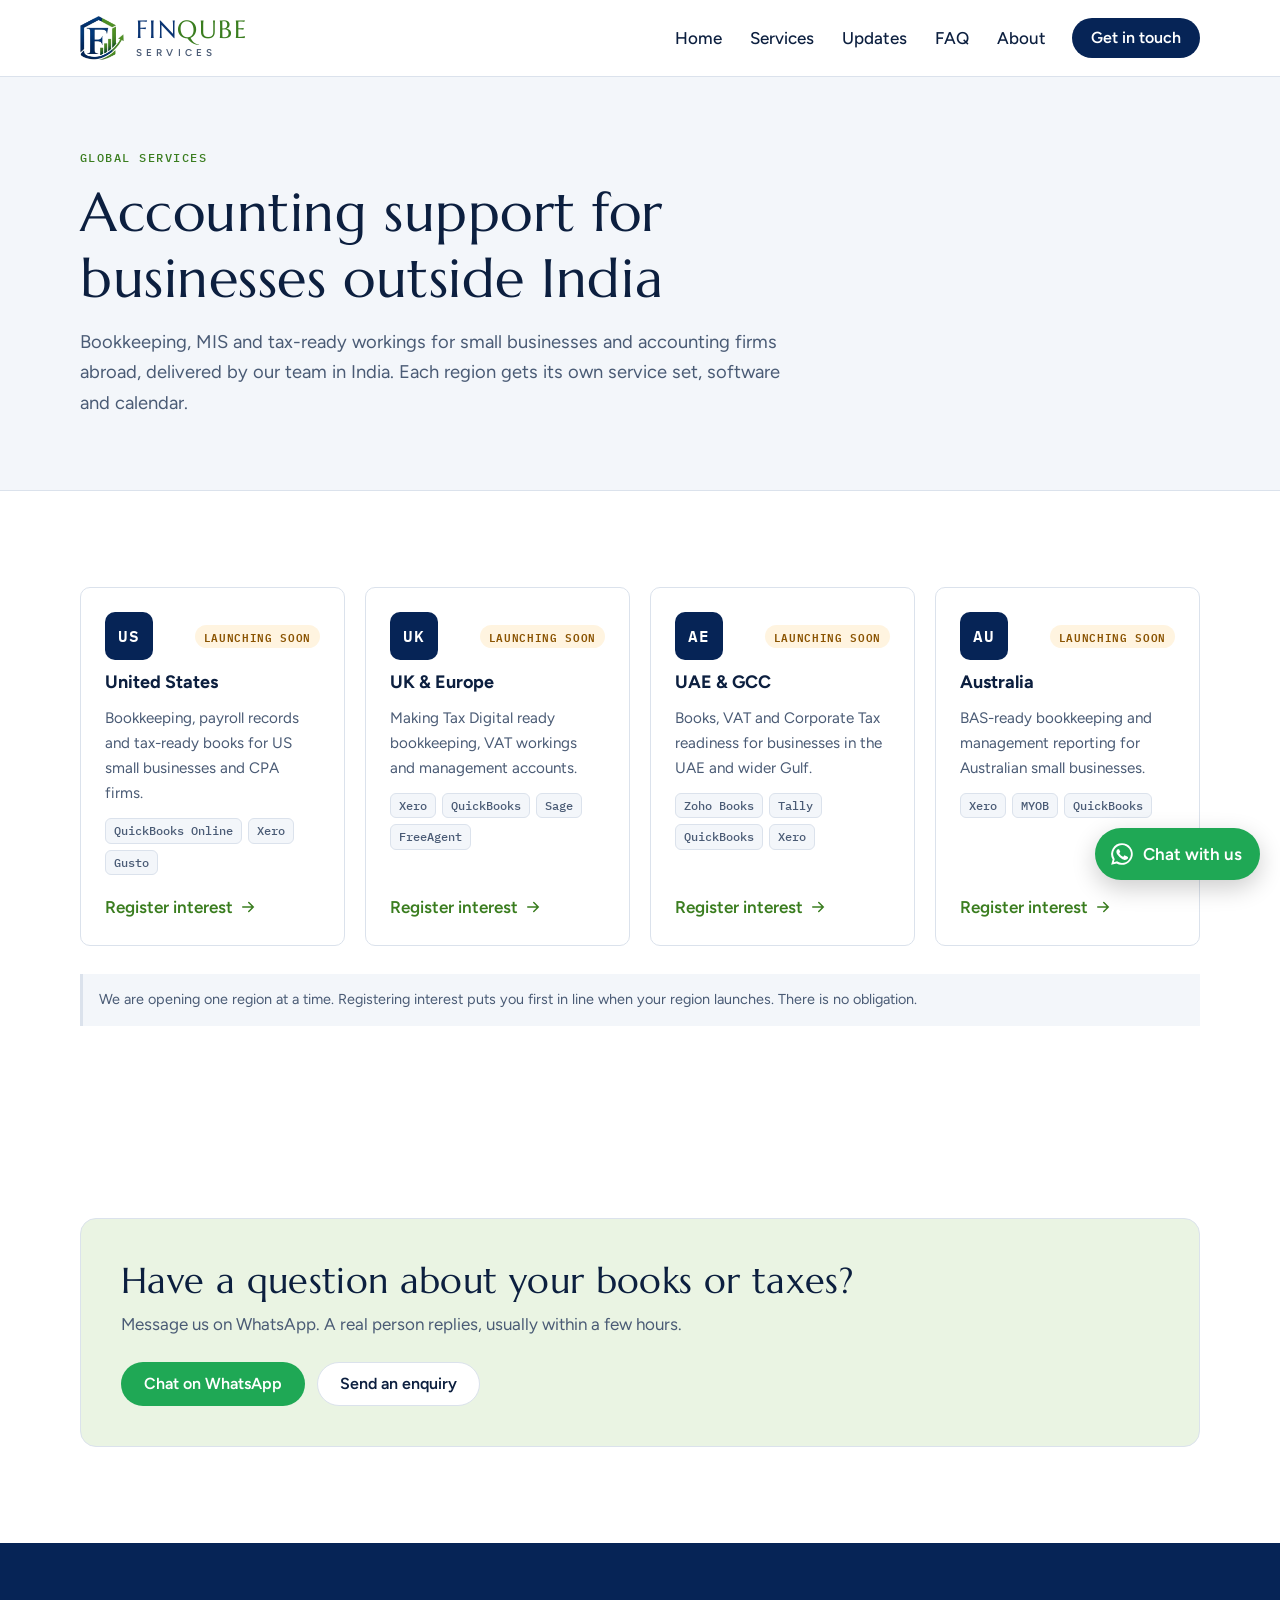
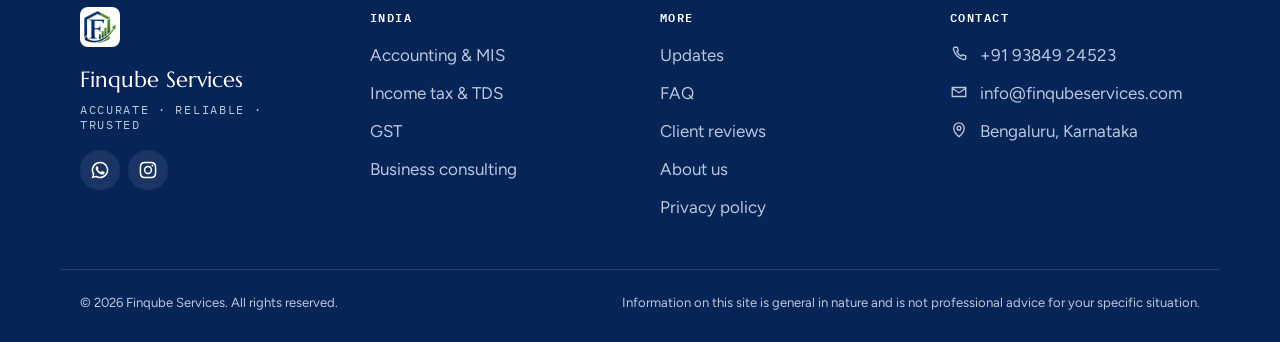
<file: global.html>
<!doctype html>
<html lang="en">
<head>
<meta charset="utf-8">
<meta name="viewport" content="width=device-width, initial-scale=1, viewport-fit=cover">
<meta name="claude:viewport-fit-sides" content="cover">
<title>Global Services | Finqube Services</title>
<meta name="description" content="Bookkeeping, MIS and tax-ready workings for businesses in the USA, UK and Europe, UAE and GCC, and Australia.">
<link rel="canonical" href="https://finqubeservices.com/global.html">
<meta property="og:title" content="Global Services | Finqube Services">
<meta property="og:description" content="Bookkeeping, MIS and tax-ready workings for businesses in the USA, UK and Europe, UAE and GCC, and Australia.">
<meta property="og:image" content="https://finqubeservices.com/assets/logo-full.jpg">
<meta property="og:type" content="website">
<meta name="theme-color" content="#062456">
<link rel="icon" type="image/png" href="assets/favicon.png">
<link rel="preconnect" href="https://fonts.googleapis.com">
<link rel="preconnect" href="https://fonts.gstatic.com" crossorigin>
<link rel="stylesheet" href="https://fonts.googleapis.com/css2?family=Figtree:wght@400;500;600;700&family=IBM+Plex+Mono:wght@400;500;600&family=Marcellus&display=swap">
<link rel="stylesheet" href="css/style.css">
<meta name="robots" content="noindex">
</head>
<body data-page="global">
<header id="site-header" class="site-header"></header>
<main>

<section class="page-hero"><div class="wrap"><p class="eyebrow">Global services</p>
<h1>Accounting support for businesses outside India</h1>
<p class="lede">Bookkeeping, MIS and tax-ready workings for small businesses and accounting firms abroad, delivered by our team in India. Each region gets its own service set, software and calendar.</p></div></section>
<section class="section"><div class="wrap">
<div class="country-grid" data-country-cards></div>
<p class="note">We are opening one region at a time. Registering interest puts you first in line when your region launches. There is no obligation.</p>
</div></section>
<section class="section"><div class="wrap"><div class="cta-band">
<div><h2>Have a question about your books or taxes?</h2><p>Message us on WhatsApp. A real person replies, usually within a few hours.</p></div>
<div class="actions"><button type="button" class="btn btn-wa" data-wa-picker>Chat on WhatsApp</button><a class="btn btn-line" href="contact.html">Send an enquiry</a></div>
</div></div></section>

</main>
<footer id="site-footer" class="site-footer"></footer>
<script src="js/config.js"></script>
<script src="js/main.js"></script>
</body>
</html>
</file>
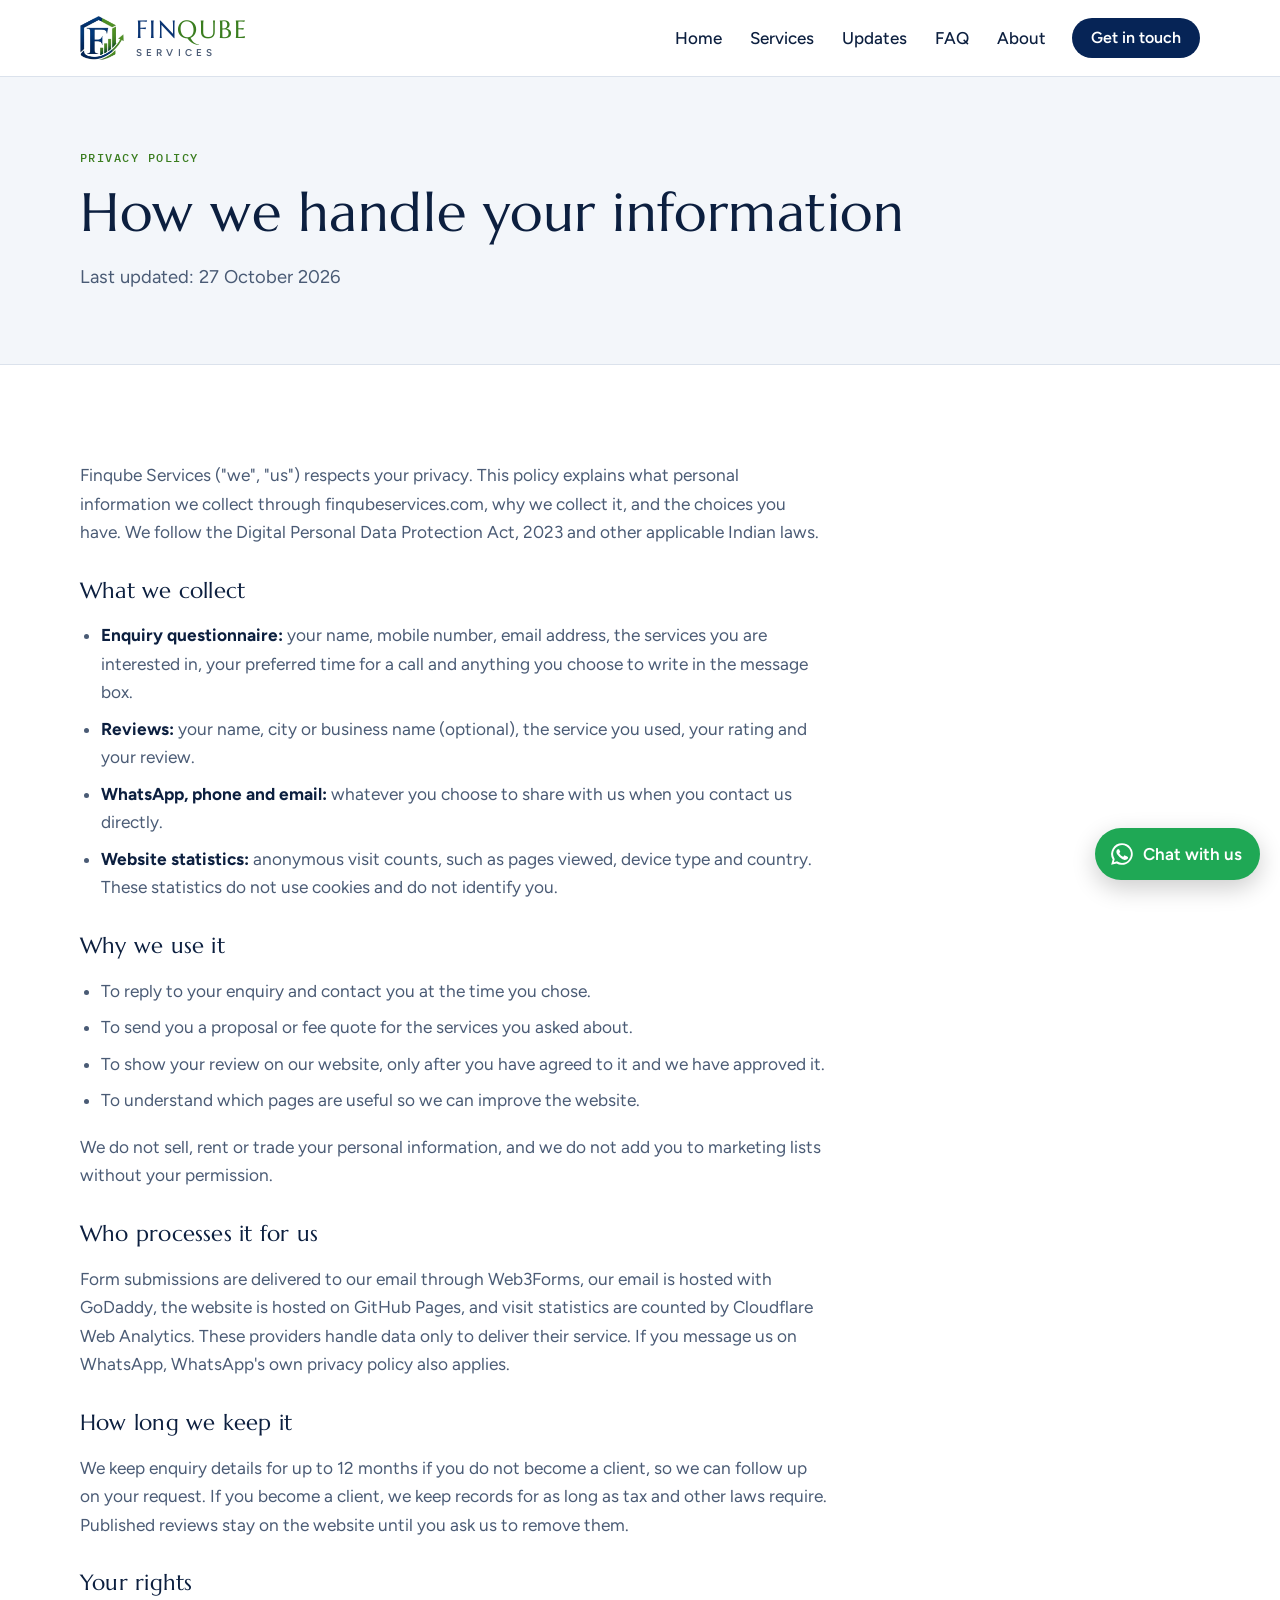
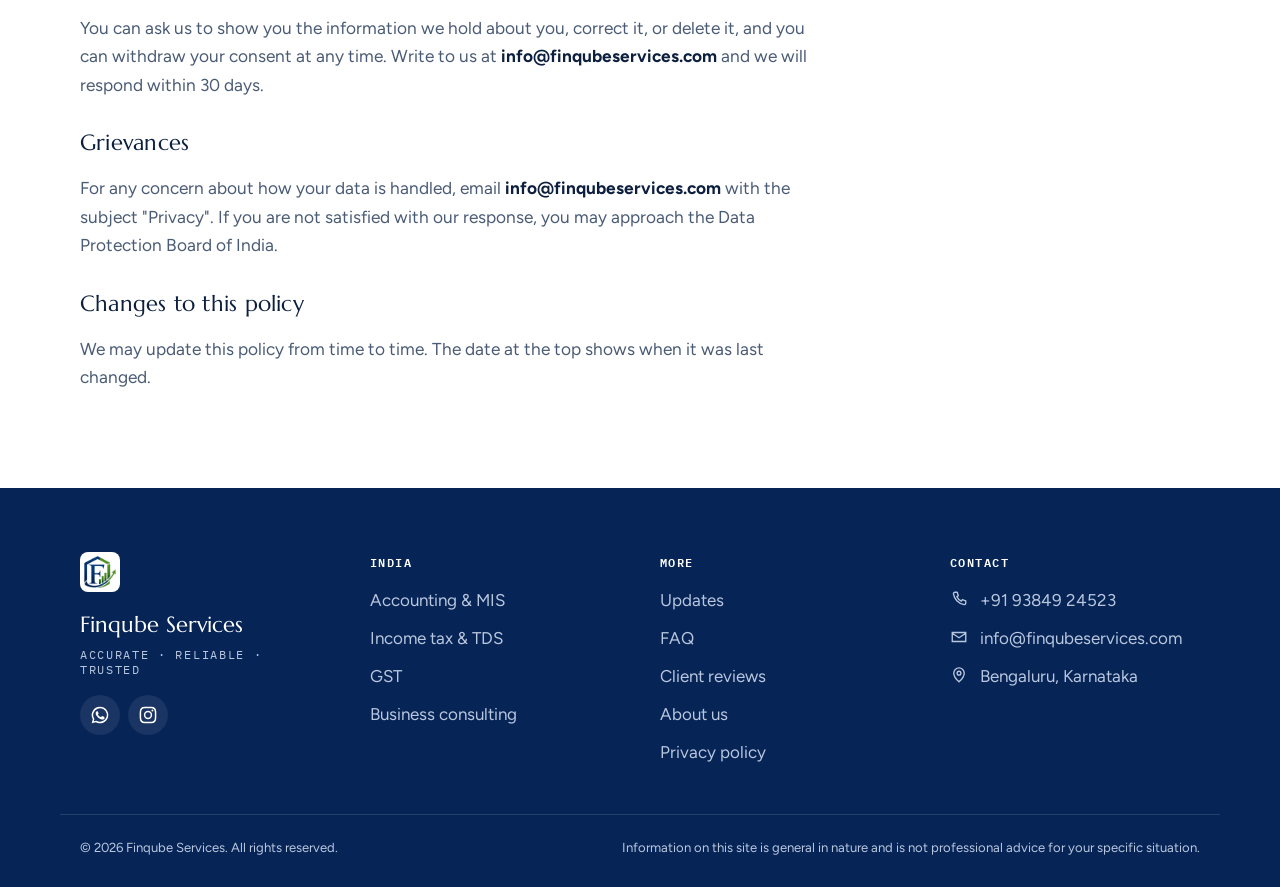
<file: privacy.html>
<!doctype html>
<html lang="en">
<head>
<meta charset="utf-8">
<meta name="viewport" content="width=device-width, initial-scale=1, viewport-fit=cover">
<meta name="claude:viewport-fit-sides" content="cover">
<title>Privacy Policy | Finqube Services</title>
<meta name="description" content="How Finqube Services collects, uses and protects your personal information.">
<link rel="canonical" href="https://finqubeservices.com/privacy.html">
<meta property="og:title" content="Privacy Policy | Finqube Services">
<meta property="og:description" content="How Finqube Services collects, uses and protects your personal information.">
<meta property="og:image" content="https://finqubeservices.com/assets/logo-full.jpg">
<meta property="og:type" content="website">
<meta name="theme-color" content="#062456">
<link rel="icon" type="image/png" href="assets/favicon.png">
<link rel="preconnect" href="https://fonts.googleapis.com">
<link rel="preconnect" href="https://fonts.gstatic.com" crossorigin>
<link rel="stylesheet" href="https://fonts.googleapis.com/css2?family=Figtree:wght@400;500;600;700&family=IBM+Plex+Mono:wght@400;500;600&family=Marcellus&display=swap">
<link rel="stylesheet" href="css/style.css">
</head>
<body data-page="privacy">
<header id="site-header" class="site-header"></header>
<main>

<section class="page-hero"><div class="wrap"><p class="eyebrow">Privacy policy</p>
<h1>How we handle your information</h1>
<p class="lede">Last updated: 27 October 2026</p></div></section>
<section class="section"><div class="wrap"><div class="prose policy">
<p>Finqube Services ("we", "us") respects your privacy. This policy explains what personal information we collect through finqubeservices.com, why we collect it, and the choices you have. We follow the Digital Personal Data Protection Act, 2023 and other applicable Indian laws.</p>
<h2>What we collect</h2>
<ul>
<li><strong>Enquiry questionnaire:</strong> your name, mobile number, email address, the services you are interested in, your preferred time for a call and anything you choose to write in the message box.</li>
<li><strong>Reviews:</strong> your name, city or business name (optional), the service you used, your rating and your review.</li>
<li><strong>WhatsApp, phone and email:</strong> whatever you choose to share with us when you contact us directly.</li>
<li><strong>Website statistics:</strong> anonymous visit counts, such as pages viewed, device type and country. These statistics do not use cookies and do not identify you.</li>
</ul>
<h2>Why we use it</h2>
<ul>
<li>To reply to your enquiry and contact you at the time you chose.</li>
<li>To send you a proposal or fee quote for the services you asked about.</li>
<li>To show your review on our website, only after you have agreed to it and we have approved it.</li>
<li>To understand which pages are useful so we can improve the website.</li>
</ul>
<p>We do not sell, rent or trade your personal information, and we do not add you to marketing lists without your permission.</p>
<h2>Who processes it for us</h2>
<p>Form submissions are delivered to our email through Web3Forms, our email is hosted with GoDaddy, the website is hosted on GitHub Pages, and visit statistics are counted by Cloudflare Web Analytics. These providers handle data only to deliver their service. If you message us on WhatsApp, WhatsApp's own privacy policy also applies.</p>
<h2>How long we keep it</h2>
<p>We keep enquiry details for up to 12 months if you do not become a client, so we can follow up on your request. If you become a client, we keep records for as long as tax and other laws require. Published reviews stay on the website until you ask us to remove them.</p>
<h2>Your rights</h2>
<p>You can ask us to show you the information we hold about you, correct it, or delete it, and you can withdraw your consent at any time. Write to us at <strong class="sel">info@finqubeservices.com</strong> and we will respond within 30 days.</p>
<h2>Grievances</h2>
<p>For any concern about how your data is handled, email <strong class="sel">info@finqubeservices.com</strong> with the subject "Privacy". If you are not satisfied with our response, you may approach the Data Protection Board of India.</p>
<h2>Changes to this policy</h2>
<p>We may update this policy from time to time. The date at the top shows when it was last changed.</p>
</div></div></section>

</main>
<footer id="site-footer" class="site-footer"></footer>
<script src="js/config.js"></script>
<script src="js/main.js"></script>
</body>
</html>
</file>
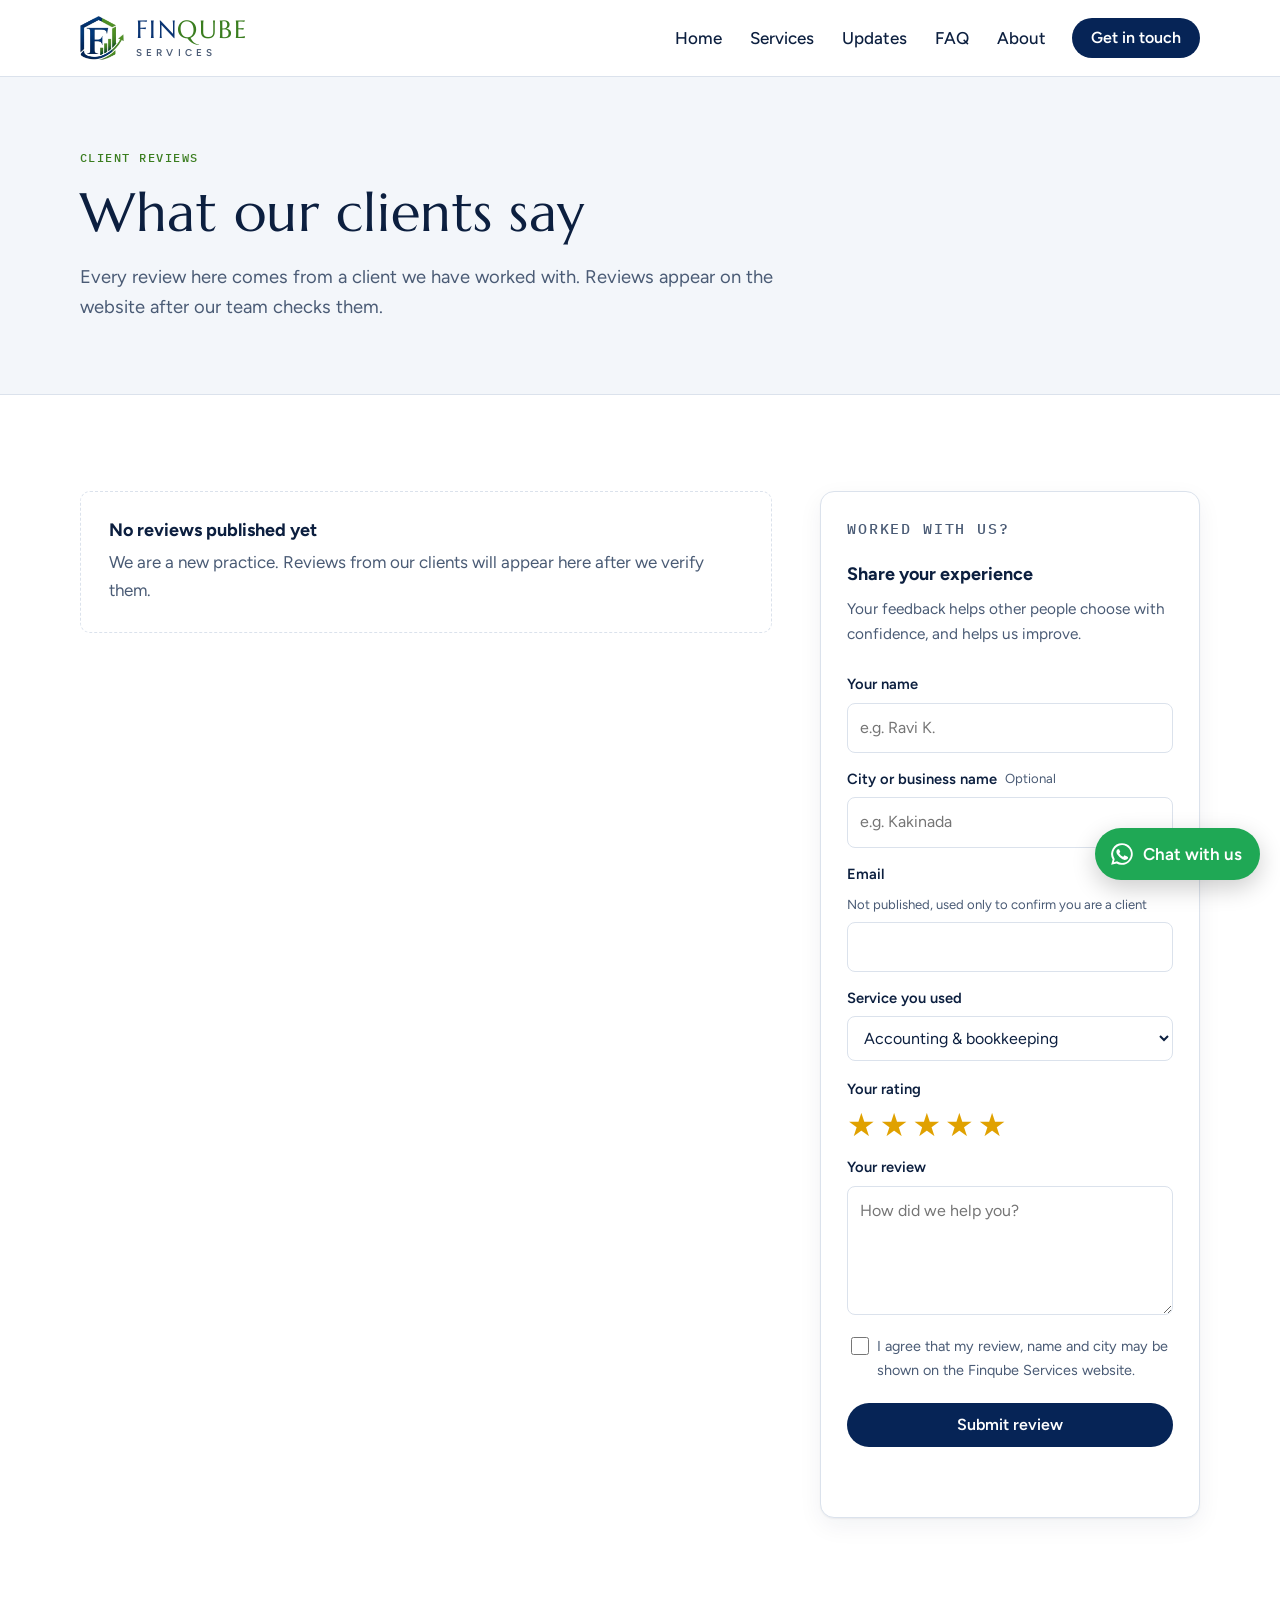
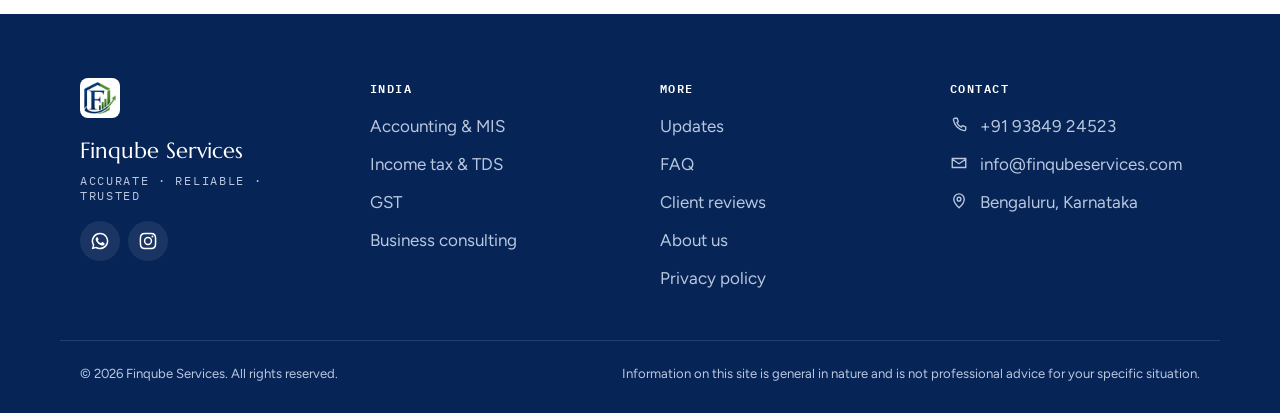
<file: reviews.html>
<!doctype html>
<html lang="en">
<head>
<meta charset="utf-8">
<meta name="viewport" content="width=device-width, initial-scale=1, viewport-fit=cover">
<meta name="claude:viewport-fit-sides" content="cover">
<title>Client Reviews | Finqube Services</title>
<meta name="description" content="Reviews from clients of Finqube Services, and a form to share your own experience.">
<link rel="canonical" href="https://finqubeservices.com/reviews.html">
<meta property="og:title" content="Client Reviews | Finqube Services">
<meta property="og:description" content="Reviews from clients of Finqube Services, and a form to share your own experience.">
<meta property="og:image" content="https://finqubeservices.com/assets/logo-full.jpg">
<meta property="og:type" content="website">
<meta name="theme-color" content="#062456">
<link rel="icon" type="image/png" href="assets/favicon.png">
<link rel="preconnect" href="https://fonts.googleapis.com">
<link rel="preconnect" href="https://fonts.gstatic.com" crossorigin>
<link rel="stylesheet" href="https://fonts.googleapis.com/css2?family=Figtree:wght@400;500;600;700&family=IBM+Plex+Mono:wght@400;500;600&family=Marcellus&display=swap">
<link rel="stylesheet" href="css/style.css">
</head>
<body data-page="reviews">
<header id="site-header" class="site-header"></header>
<main>

<section class="page-hero"><div class="wrap"><p class="eyebrow">Client reviews</p>
<h1>What our clients say</h1>
<p class="lede">Every review here comes from a client we have worked with. Reviews appear on the website after our team checks them.</p></div></section>
<section class="section"><div class="wrap split">
<div class="split-main"><div class="review-grid review-grid-1" data-reviews></div></div>
<aside class="split-side"><div class="panel"><p class="eyebrow">Worked with us?</p><h3>Share your experience</h3>
<p>Your feedback helps other people choose with confidence, and helps us improve.</p>
<div data-review-form></div></div></aside>
</div></section>

</main>
<footer id="site-footer" class="site-footer"></footer>
<script src="js/config.js"></script>
<script src="js/main.js"></script>
</body>
</html>
</file>
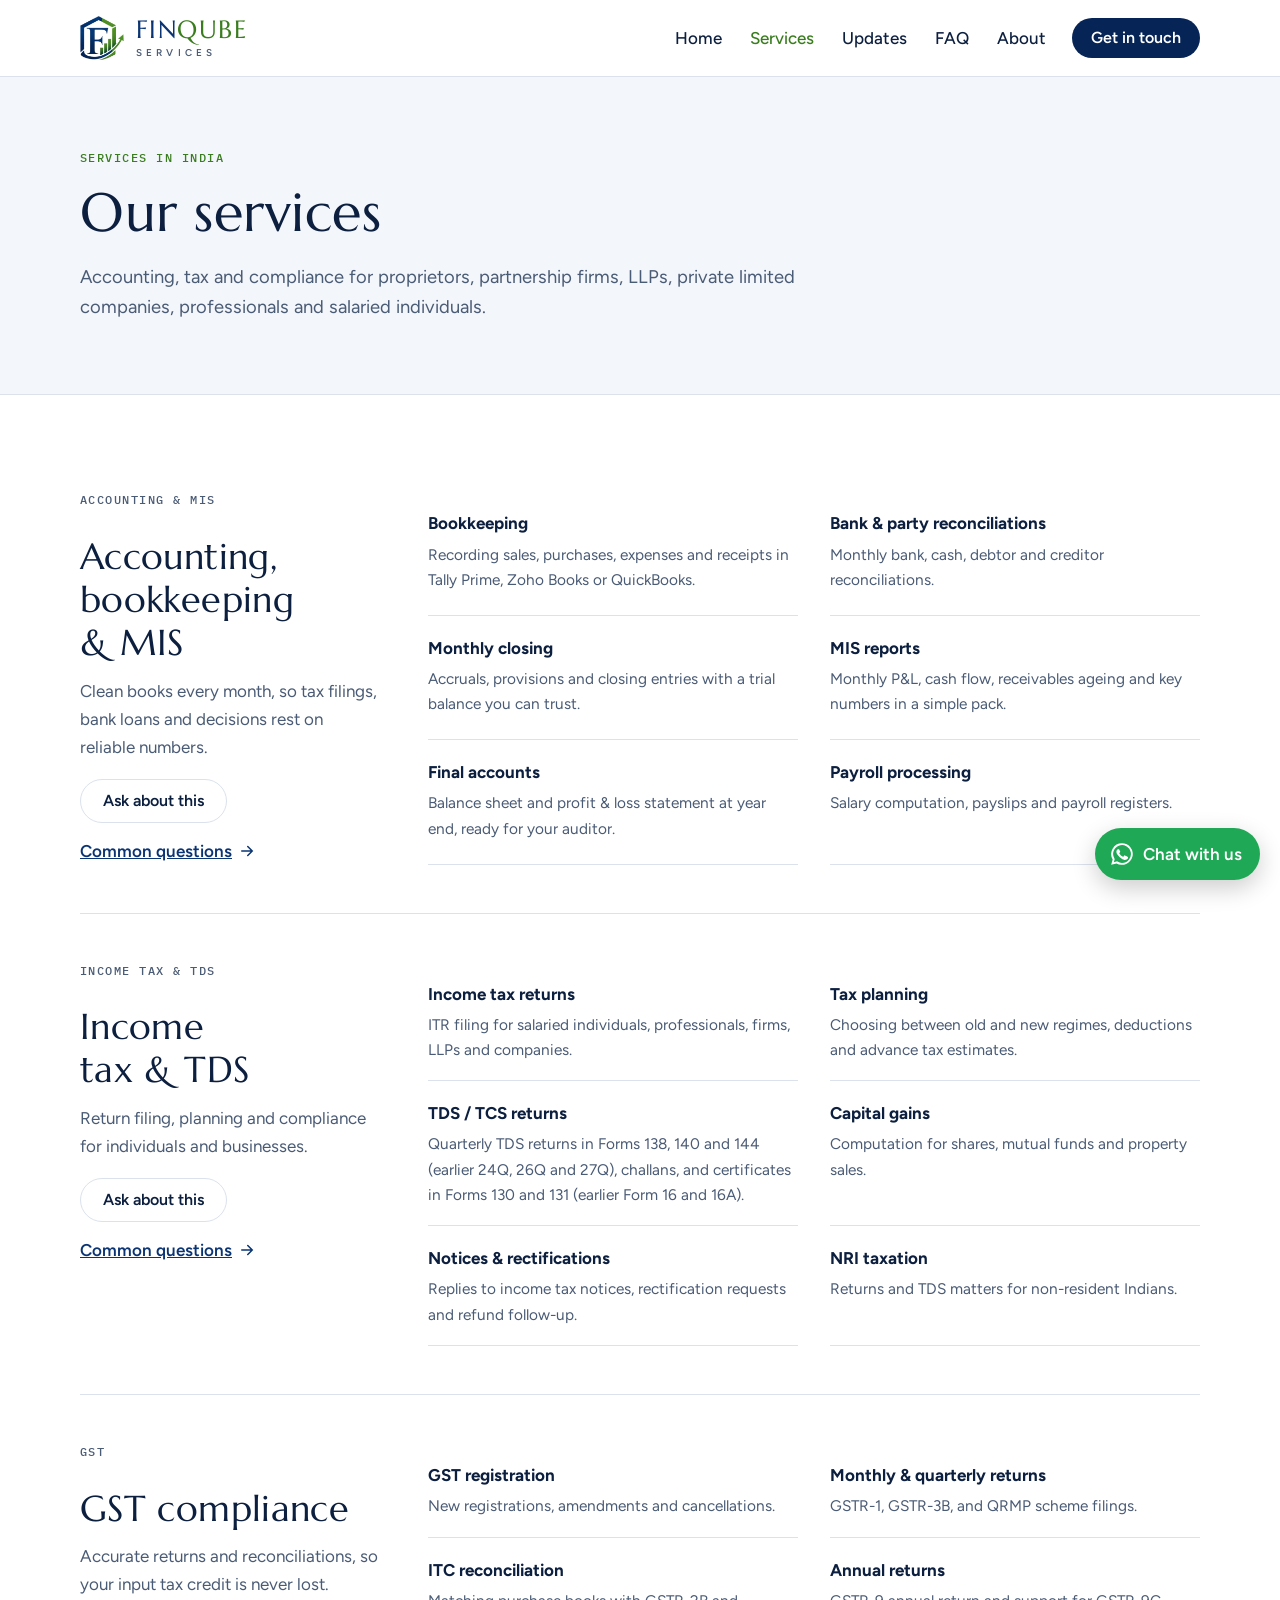
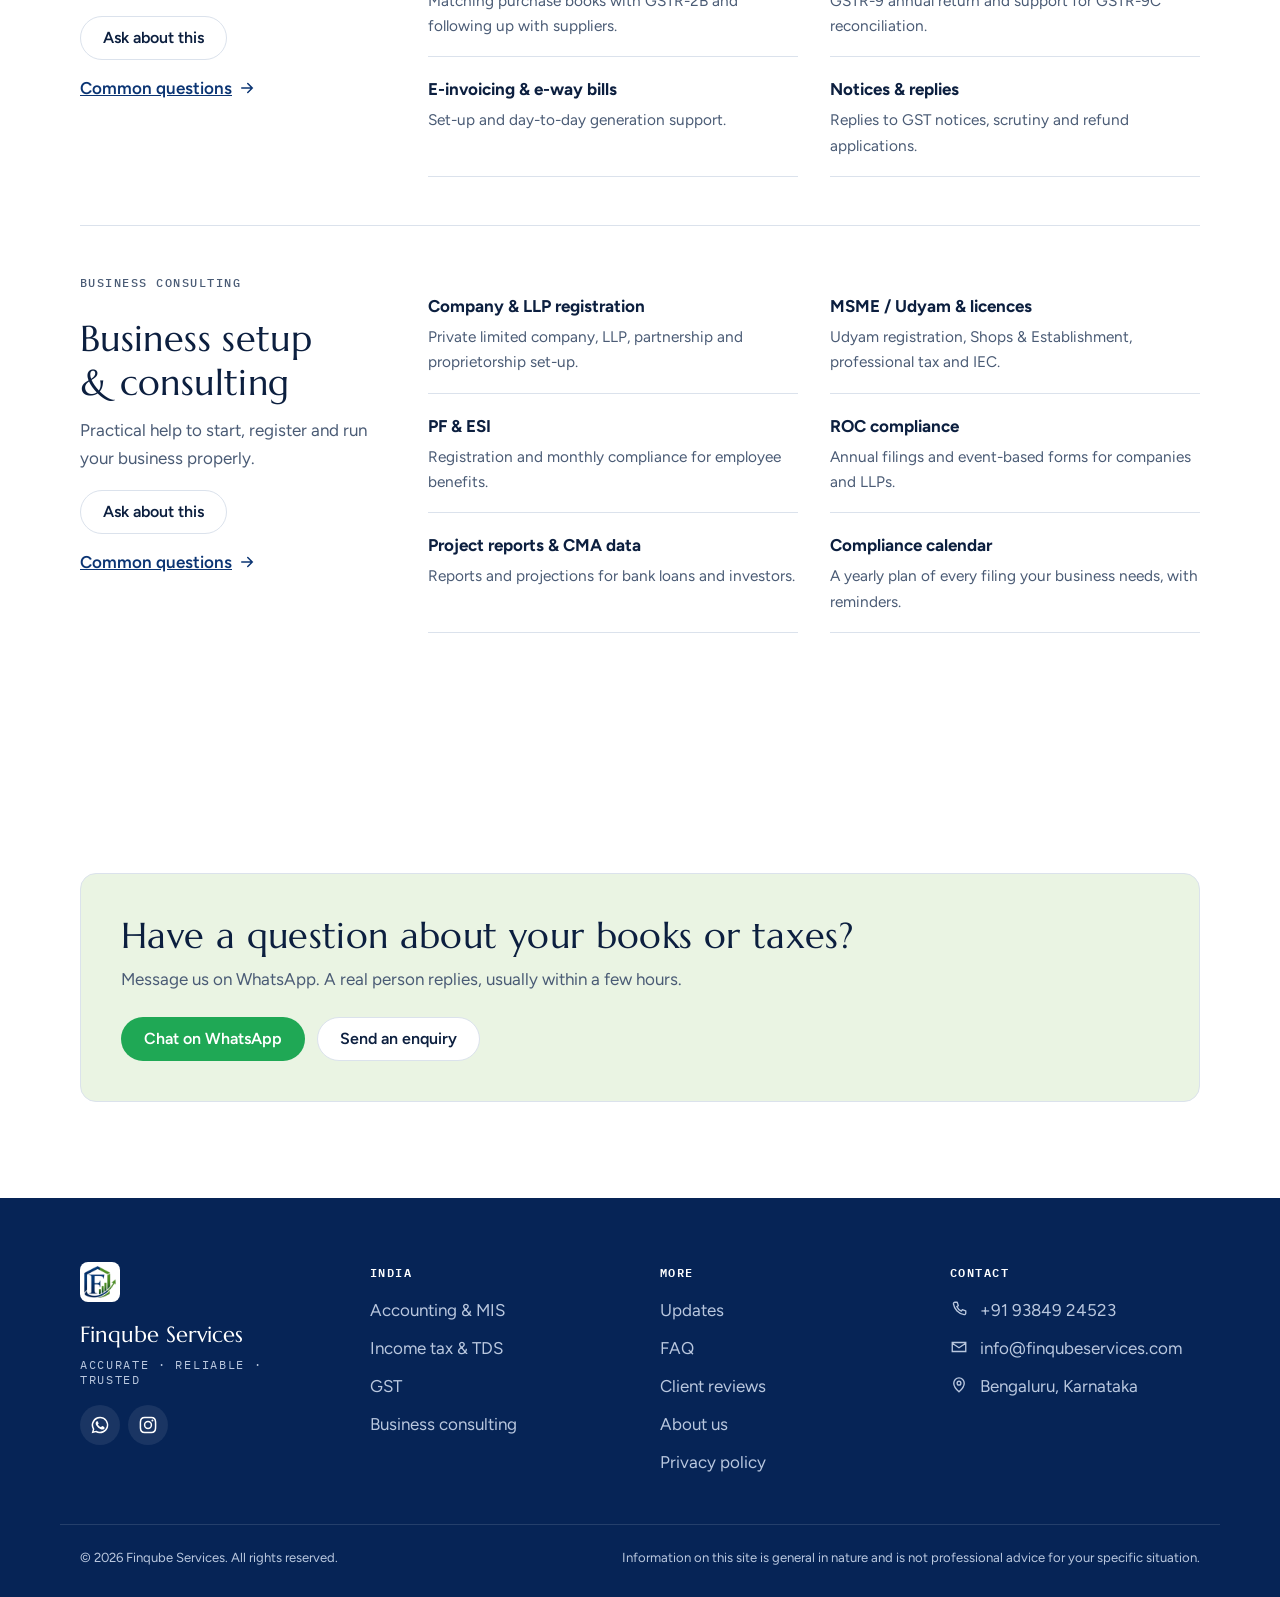
<file: services.html>
<!doctype html>
<html lang="en">
<head>
<meta charset="utf-8">
<meta name="viewport" content="width=device-width, initial-scale=1, viewport-fit=cover">
<meta name="claude:viewport-fit-sides" content="cover">
<title>Services | Finqube Services</title>
<meta name="description" content="Accounting and MIS, income tax and TDS, GST compliance, and business setup and consulting services in India.">
<link rel="canonical" href="https://finqubeservices.com/services.html">
<meta property="og:title" content="Services | Finqube Services">
<meta property="og:description" content="Accounting and MIS, income tax and TDS, GST compliance, and business setup and consulting services in India.">
<meta property="og:image" content="https://finqubeservices.com/assets/logo-full.jpg">
<meta property="og:type" content="website">
<meta name="theme-color" content="#062456">
<link rel="icon" type="image/png" href="assets/favicon.png">
<link rel="preconnect" href="https://fonts.googleapis.com">
<link rel="preconnect" href="https://fonts.gstatic.com" crossorigin>
<link rel="stylesheet" href="https://fonts.googleapis.com/css2?family=Figtree:wght@400;500;600;700&family=IBM+Plex+Mono:wght@400;500;600&family=Marcellus&display=swap">
<link rel="stylesheet" href="css/style.css">
</head>
<body data-page="services">
<header id="site-header" class="site-header"></header>
<main>

<section class="page-hero"><div class="wrap"><p class="eyebrow">Services in India</p>
<h1>Our services</h1><p class="lede">Accounting, tax and compliance for proprietors, partnership firms, LLPs, private limited companies, professionals and salaried individuals.</p></div></section>
<section class="section"><div class="wrap">
<div class="svc-block" id="accounting"><div class="side"><p class="eyebrow">Accounting & MIS</p><h2>Accounting, bookkeeping &amp; MIS</h2><p>Clean books every month, so tax filings, bank loans and decisions rest on reliable numbers.</p>
<div class="side-actions"><a class="btn btn-line" data-wa="Hello Finqube Services, I need help with Accounting & MIS.">Ask about this</a><a class="more" href="faq.html#accounting">Common questions <svg viewBox="0 0 24 24"><path fill="none" stroke="currentColor" stroke-width="2" stroke-linecap="round" d="M5 12h14m-6-6 6 6-6 6"/></svg></a></div></div><div class="svc-items"><div><b>Bookkeeping</b><p>Recording sales, purchases, expenses and receipts in Tally Prime, Zoho Books or QuickBooks.</p></div><div><b>Bank &amp; party reconciliations</b><p>Monthly bank, cash, debtor and creditor reconciliations.</p></div><div><b>Monthly closing</b><p>Accruals, provisions and closing entries with a trial balance you can trust.</p></div><div><b>MIS reports</b><p>Monthly P&amp;L, cash flow, receivables ageing and key numbers in a simple pack.</p></div><div><b>Final accounts</b><p>Balance sheet and profit &amp; loss statement at year end, ready for your auditor.</p></div><div><b>Payroll processing</b><p>Salary computation, payslips and payroll registers.</p></div></div></div>
<div class="svc-block" id="direct-tax"><div class="side"><p class="eyebrow">Income tax & TDS</p><h2>Income tax &amp; TDS</h2><p>Return filing, planning and compliance for individuals and businesses.</p>
<div class="side-actions"><a class="btn btn-line" data-wa="Hello Finqube Services, I need help with Income tax & TDS.">Ask about this</a><a class="more" href="faq.html#direct-tax">Common questions <svg viewBox="0 0 24 24"><path fill="none" stroke="currentColor" stroke-width="2" stroke-linecap="round" d="M5 12h14m-6-6 6 6-6 6"/></svg></a></div></div><div class="svc-items"><div><b>Income tax returns</b><p>ITR filing for salaried individuals, professionals, firms, LLPs and companies.</p></div><div><b>Tax planning</b><p>Choosing between old and new regimes, deductions and advance tax estimates.</p></div><div><b>TDS / TCS returns</b><p>Quarterly TDS returns in Forms 138, 140 and 144 (earlier 24Q, 26Q and 27Q), challans, and certificates in Forms 130 and 131 (earlier Form 16 and 16A).</p></div><div><b>Capital gains</b><p>Computation for shares, mutual funds and property sales.</p></div><div><b>Notices &amp; rectifications</b><p>Replies to income tax notices, rectification requests and refund follow-up.</p></div><div><b>NRI taxation</b><p>Returns and TDS matters for non-resident Indians.</p></div></div></div>
<div class="svc-block" id="gst"><div class="side"><p class="eyebrow">GST</p><h2>GST compliance</h2><p>Accurate returns and reconciliations, so your input tax credit is never lost.</p>
<div class="side-actions"><a class="btn btn-line" data-wa="Hello Finqube Services, I need help with GST.">Ask about this</a><a class="more" href="faq.html#gst">Common questions <svg viewBox="0 0 24 24"><path fill="none" stroke="currentColor" stroke-width="2" stroke-linecap="round" d="M5 12h14m-6-6 6 6-6 6"/></svg></a></div></div><div class="svc-items"><div><b>GST registration</b><p>New registrations, amendments and cancellations.</p></div><div><b>Monthly &amp; quarterly returns</b><p>GSTR-1, GSTR-3B, and QRMP scheme filings.</p></div><div><b>ITC reconciliation</b><p>Matching purchase books with GSTR-2B and following up with suppliers.</p></div><div><b>Annual returns</b><p>GSTR-9 annual return and support for GSTR-9C reconciliation.</p></div><div><b>E-invoicing &amp; e-way bills</b><p>Set-up and day-to-day generation support.</p></div><div><b>Notices &amp; replies</b><p>Replies to GST notices, scrutiny and refund applications.</p></div></div></div>
<div class="svc-block" id="consulting"><div class="side"><p class="eyebrow">Business consulting</p><h2>Business setup &amp; consulting</h2><p>Practical help to start, register and run your business properly.</p>
<div class="side-actions"><a class="btn btn-line" data-wa="Hello Finqube Services, I need help with Business consulting.">Ask about this</a><a class="more" href="faq.html#consulting">Common questions <svg viewBox="0 0 24 24"><path fill="none" stroke="currentColor" stroke-width="2" stroke-linecap="round" d="M5 12h14m-6-6 6 6-6 6"/></svg></a></div></div><div class="svc-items"><div><b>Company &amp; LLP registration</b><p>Private limited company, LLP, partnership and proprietorship set-up.</p></div><div><b>MSME / Udyam &amp; licences</b><p>Udyam registration, Shops &amp; Establishment, professional tax and IEC.</p></div><div><b>PF &amp; ESI</b><p>Registration and monthly compliance for employee benefits.</p></div><div><b>ROC compliance</b><p>Annual filings and event-based forms for companies and LLPs.</p></div><div><b>Project reports &amp; CMA data</b><p>Reports and projections for bank loans and investors.</p></div><div><b>Compliance calendar</b><p>A yearly plan of every filing your business needs, with reminders.</p></div></div></div>
</div></section>
<section class="section"><div class="wrap"><div class="cta-band">
<div><h2>Have a question about your books or taxes?</h2><p>Message us on WhatsApp. A real person replies, usually within a few hours.</p></div>
<div class="actions"><button type="button" class="btn btn-wa" data-wa-picker>Chat on WhatsApp</button><a class="btn btn-line" href="contact.html">Send an enquiry</a></div>
</div></div></section>

</main>
<footer id="site-footer" class="site-footer"></footer>
<script src="js/config.js"></script>
<script src="js/main.js"></script>
</body>
</html>
</file>
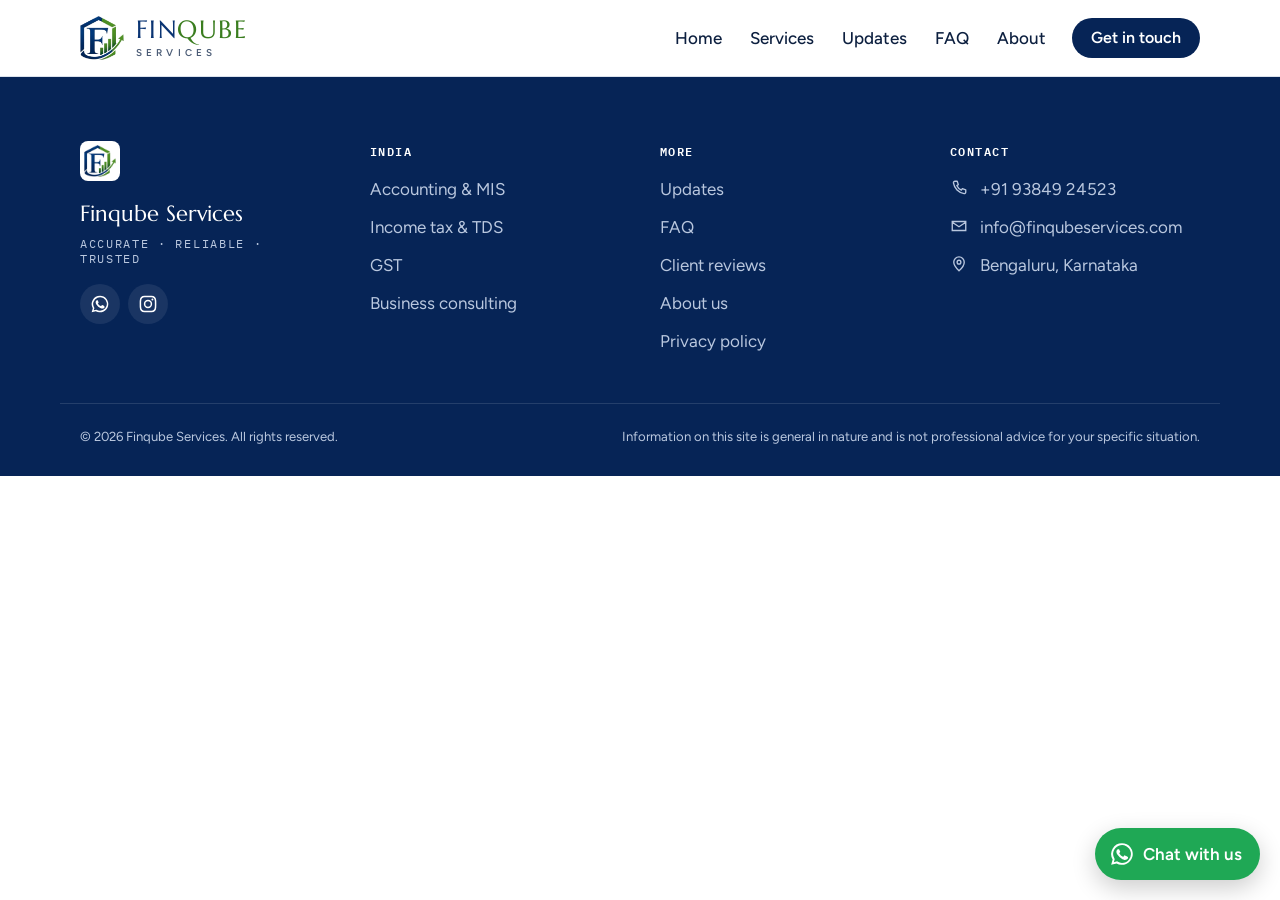
<file: uae.html>
<!doctype html>
<html lang="en">
<head>
<meta charset="utf-8">
<meta name="viewport" content="width=device-width, initial-scale=1, viewport-fit=cover">
<meta name="claude:viewport-fit-sides" content="cover">
<title>UAE &amp; GCC Accounting &amp; Bookkeeping | Finqube Services</title>
<meta name="description" content="Bookkeeping, MIS and tax-ready accounting support for businesses in UAE &amp; GCC.">
<link rel="canonical" href="https://finqubeservices.com/uae.html">
<meta property="og:title" content="UAE &amp; GCC Accounting &amp; Bookkeeping | Finqube Services">
<meta property="og:description" content="Bookkeeping, MIS and tax-ready accounting support for businesses in UAE &amp; GCC.">
<meta property="og:image" content="https://finqubeservices.com/assets/logo-full.jpg">
<meta property="og:type" content="website">
<meta name="theme-color" content="#062456">
<link rel="icon" type="image/png" href="assets/favicon.png">
<link rel="preconnect" href="https://fonts.googleapis.com">
<link rel="preconnect" href="https://fonts.gstatic.com" crossorigin>
<link rel="stylesheet" href="https://fonts.googleapis.com/css2?family=Figtree:wght@400;500;600;700&family=IBM+Plex+Mono:wght@400;500;600&family=Marcellus&display=swap">
<link rel="stylesheet" href="css/style.css">
<meta name="robots" content="noindex">
</head>
<body data-page="country" data-country="uae">
<header id="site-header" class="site-header"></header>
<main>
<div id="country-root"></div>
<noscript><section class="section"><div class="wrap"><p>Please enable JavaScript, or contact us at info@finqubeservices.com.</p></div></section></noscript>
</main>
<footer id="site-footer" class="site-footer"></footer>
<script src="js/config.js"></script>
<script src="js/main.js"></script>
</body>
</html>
</file>
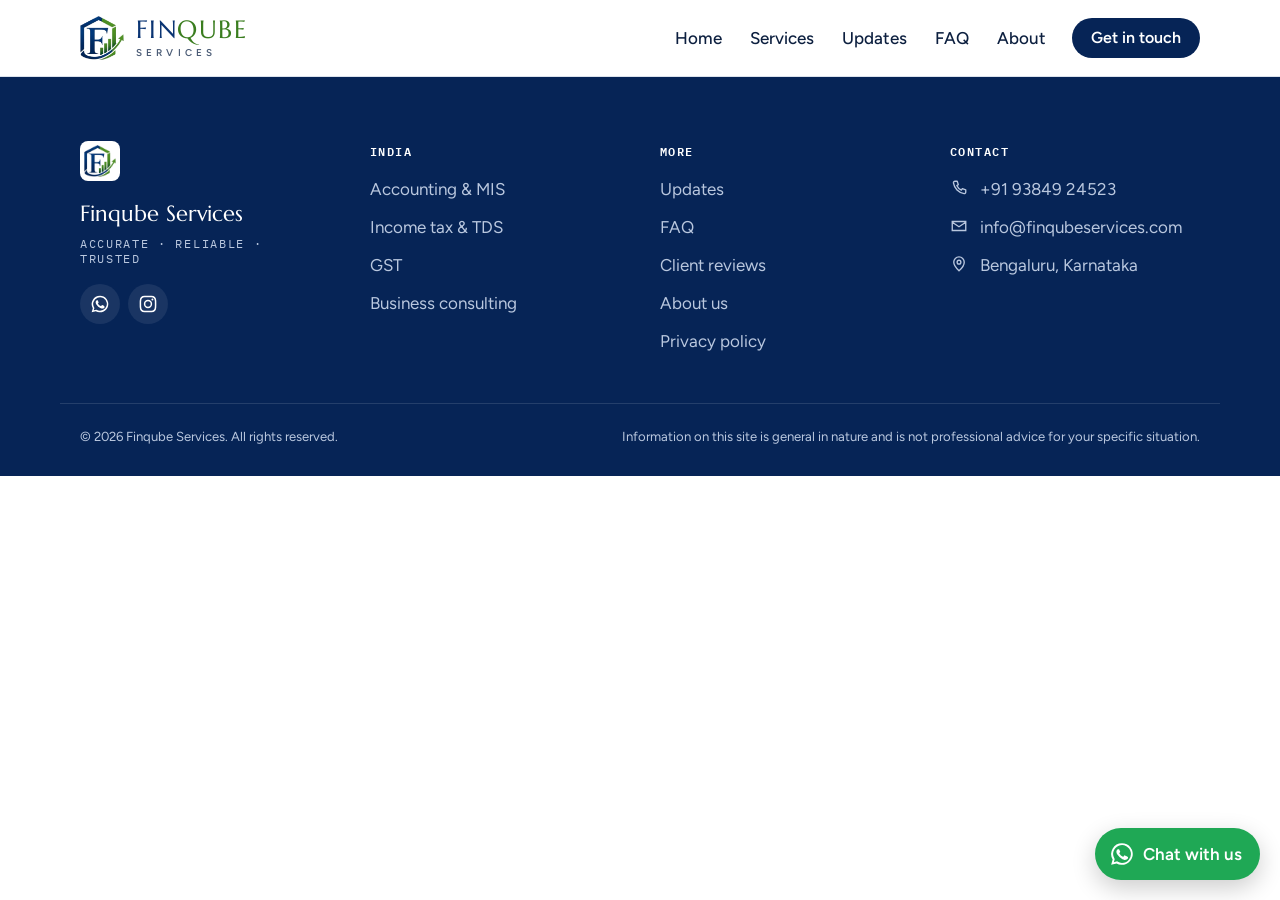
<file: uk.html>
<!doctype html>
<html lang="en">
<head>
<meta charset="utf-8">
<meta name="viewport" content="width=device-width, initial-scale=1, viewport-fit=cover">
<meta name="claude:viewport-fit-sides" content="cover">
<title>UK &amp; Europe Accounting &amp; Bookkeeping | Finqube Services</title>
<meta name="description" content="Bookkeeping, MIS and tax-ready accounting support for businesses in UK &amp; Europe.">
<link rel="canonical" href="https://finqubeservices.com/uk.html">
<meta property="og:title" content="UK &amp; Europe Accounting &amp; Bookkeeping | Finqube Services">
<meta property="og:description" content="Bookkeeping, MIS and tax-ready accounting support for businesses in UK &amp; Europe.">
<meta property="og:image" content="https://finqubeservices.com/assets/logo-full.jpg">
<meta property="og:type" content="website">
<meta name="theme-color" content="#062456">
<link rel="icon" type="image/png" href="assets/favicon.png">
<link rel="preconnect" href="https://fonts.googleapis.com">
<link rel="preconnect" href="https://fonts.gstatic.com" crossorigin>
<link rel="stylesheet" href="https://fonts.googleapis.com/css2?family=Figtree:wght@400;500;600;700&family=IBM+Plex+Mono:wght@400;500;600&family=Marcellus&display=swap">
<link rel="stylesheet" href="css/style.css">
<meta name="robots" content="noindex">
</head>
<body data-page="country" data-country="uk">
<header id="site-header" class="site-header"></header>
<main>
<div id="country-root"></div>
<noscript><section class="section"><div class="wrap"><p>Please enable JavaScript, or contact us at info@finqubeservices.com.</p></div></section></noscript>
</main>
<footer id="site-footer" class="site-footer"></footer>
<script src="js/config.js"></script>
<script src="js/main.js"></script>
</body>
</html>
</file>
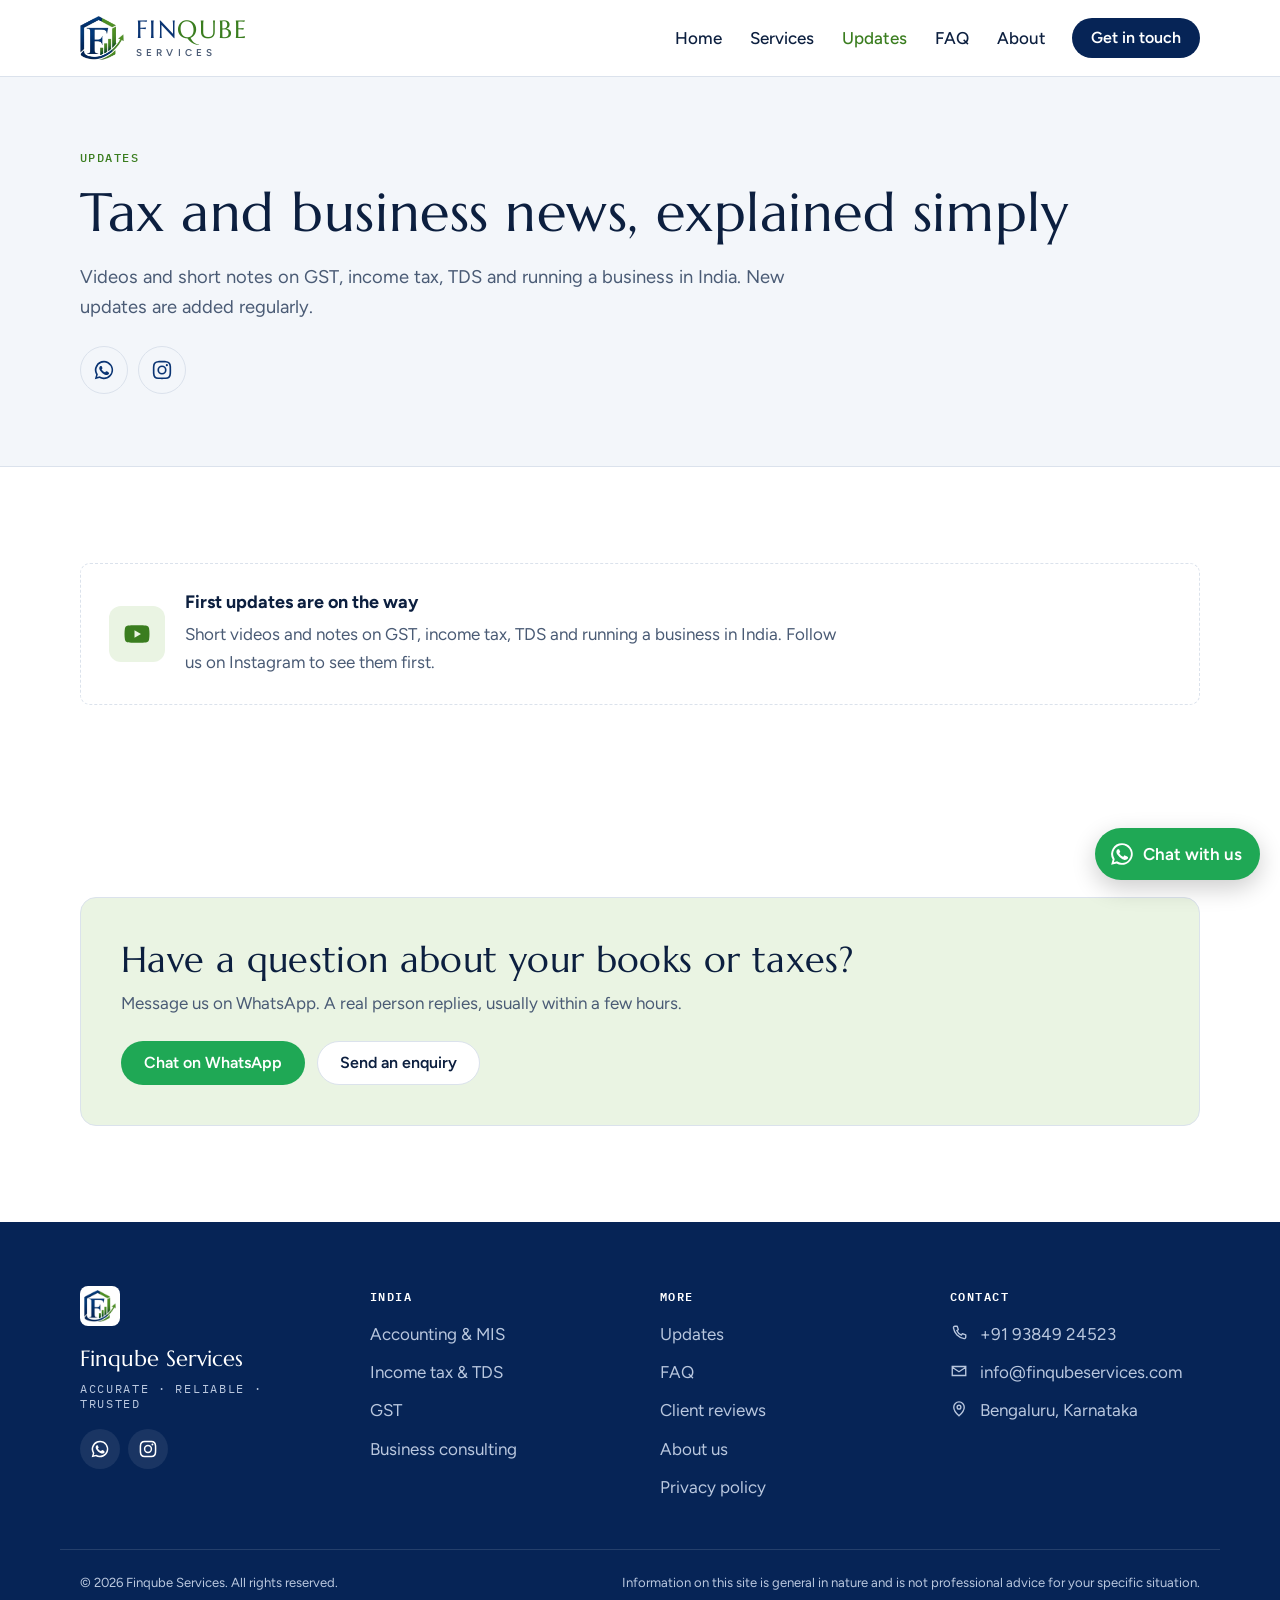
<file: updates.html>
<!doctype html>
<html lang="en">
<head>
<meta charset="utf-8">
<meta name="viewport" content="width=device-width, initial-scale=1, viewport-fit=cover">
<meta name="claude:viewport-fit-sides" content="cover">
<title>Updates | Finqube Services</title>
<meta name="description" content="Videos and short notes on GST, income tax, TDS and running a business in India.">
<link rel="canonical" href="https://finqubeservices.com/updates.html">
<meta property="og:title" content="Updates | Finqube Services">
<meta property="og:description" content="Videos and short notes on GST, income tax, TDS and running a business in India.">
<meta property="og:image" content="https://finqubeservices.com/assets/logo-full.jpg">
<meta property="og:type" content="website">
<meta name="theme-color" content="#062456">
<link rel="icon" type="image/png" href="assets/favicon.png">
<link rel="preconnect" href="https://fonts.googleapis.com">
<link rel="preconnect" href="https://fonts.gstatic.com" crossorigin>
<link rel="stylesheet" href="https://fonts.googleapis.com/css2?family=Figtree:wght@400;500;600;700&family=IBM+Plex+Mono:wght@400;500;600&family=Marcellus&display=swap">
<link rel="stylesheet" href="css/style.css">
</head>
<body data-page="updates">
<header id="site-header" class="site-header"></header>
<main>

<section class="page-hero"><div class="wrap"><p class="eyebrow">Updates</p>
<h1>Tax and business news, explained simply</h1>
<p class="lede">Videos and short notes on GST, income tax, TDS and running a business in India. New updates are added regularly.</p>
<div class="soc-row" data-social></div></div></section>
<section class="section"><div class="wrap"><div class="vlog-grid" data-updates></div></div></section>
<section class="section"><div class="wrap"><div class="cta-band">
<div><h2>Have a question about your books or taxes?</h2><p>Message us on WhatsApp. A real person replies, usually within a few hours.</p></div>
<div class="actions"><button type="button" class="btn btn-wa" data-wa-picker>Chat on WhatsApp</button><a class="btn btn-line" href="contact.html">Send an enquiry</a></div>
</div></div></section>

</main>
<footer id="site-footer" class="site-footer"></footer>
<script src="js/config.js"></script>
<script src="js/main.js"></script>
</body>
</html>
</file>
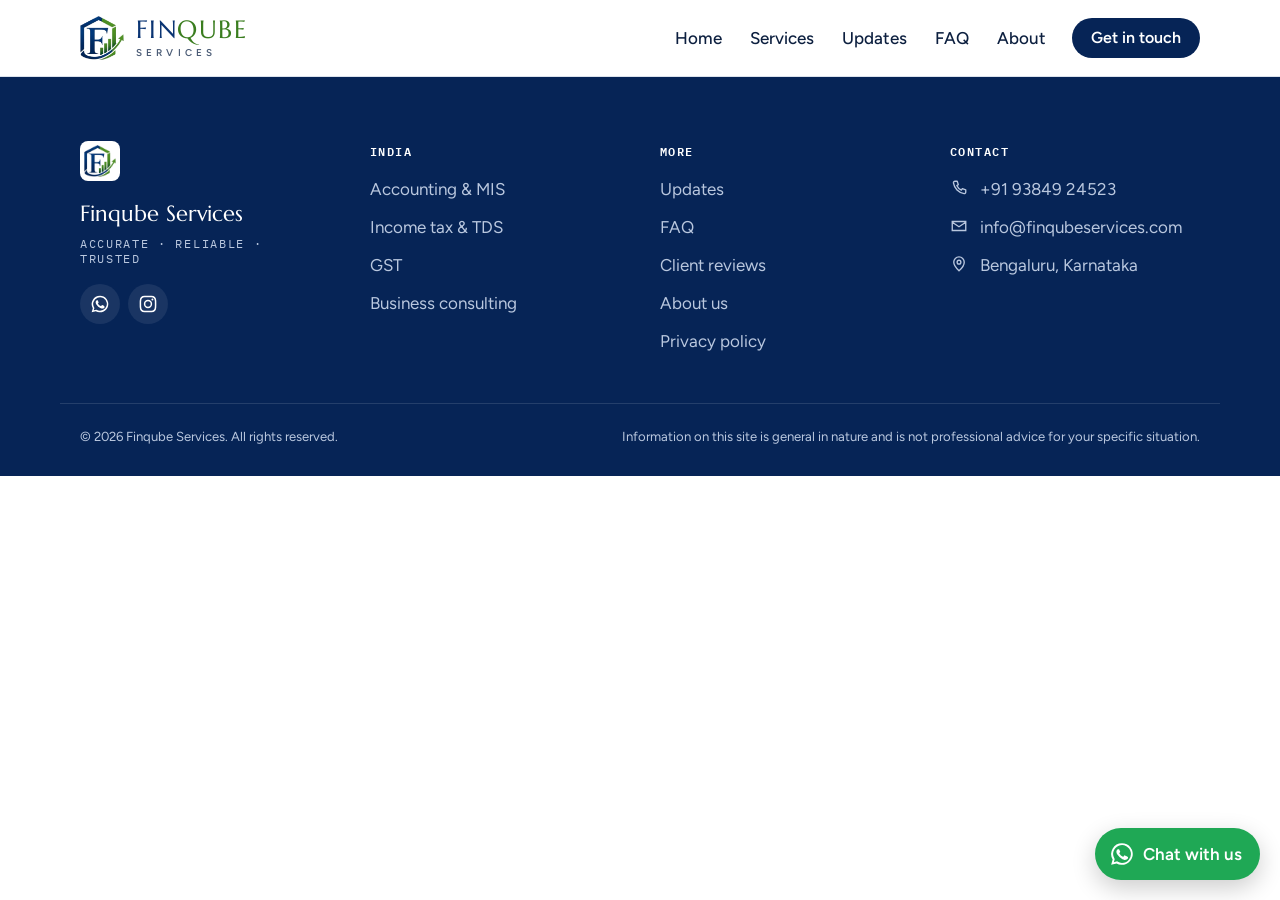
<file: usa.html>
<!doctype html>
<html lang="en">
<head>
<meta charset="utf-8">
<meta name="viewport" content="width=device-width, initial-scale=1, viewport-fit=cover">
<meta name="claude:viewport-fit-sides" content="cover">
<title>United States Accounting &amp; Bookkeeping | Finqube Services</title>
<meta name="description" content="Bookkeeping, MIS and tax-ready accounting support for businesses in United States.">
<link rel="canonical" href="https://finqubeservices.com/usa.html">
<meta property="og:title" content="United States Accounting &amp; Bookkeeping | Finqube Services">
<meta property="og:description" content="Bookkeeping, MIS and tax-ready accounting support for businesses in United States.">
<meta property="og:image" content="https://finqubeservices.com/assets/logo-full.jpg">
<meta property="og:type" content="website">
<meta name="theme-color" content="#062456">
<link rel="icon" type="image/png" href="assets/favicon.png">
<link rel="preconnect" href="https://fonts.googleapis.com">
<link rel="preconnect" href="https://fonts.gstatic.com" crossorigin>
<link rel="stylesheet" href="https://fonts.googleapis.com/css2?family=Figtree:wght@400;500;600;700&family=IBM+Plex+Mono:wght@400;500;600&family=Marcellus&display=swap">
<link rel="stylesheet" href="css/style.css">
<meta name="robots" content="noindex">
</head>
<body data-page="country" data-country="usa">
<header id="site-header" class="site-header"></header>
<main>
<div id="country-root"></div>
<noscript><section class="section"><div class="wrap"><p>Please enable JavaScript, or contact us at info@finqubeservices.com.</p></div></section></noscript>
</main>
<footer id="site-footer" class="site-footer"></footer>
<script src="js/config.js"></script>
<script src="js/main.js"></script>
</body>
</html>
</file>
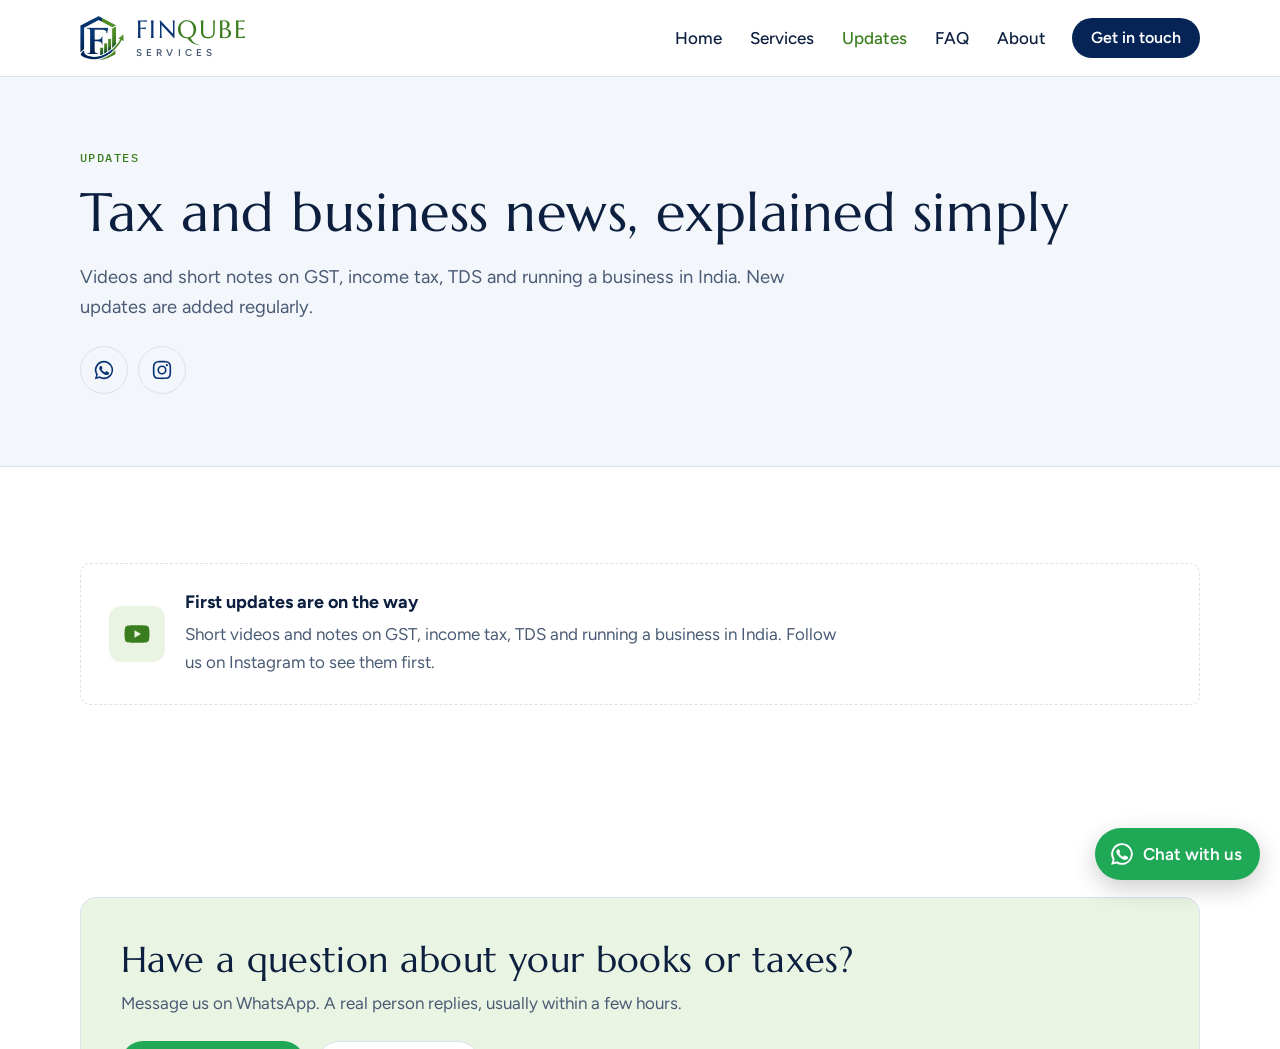
<file: vlogs.html>
<!doctype html><html lang="en"><head><meta charset="utf-8"><meta name="robots" content="noindex">
<meta http-equiv="refresh" content="0; url=updates.html"><link rel="canonical" href="https://finqubeservices.com/updates.html">
<title>Updates | Finqube Services</title></head><body><p>This page has moved to <a href="updates.html">Updates</a>.</p></body></html>
</file>
<file: css/style.css>
/* Finqube Services
   Layout concept: a clean "ledger" — white pages ruled with fine lines, navy for authority,
   the logo's green reserved for action and growth. */
:root {
  --bg: #ffffff;
  --bg-alt: #f3f6fa;
  --surface: #ffffff;
  --ink: #0c1f3f;
  --ink-soft: #4a5b75;
  --rule: #dbe2ec;
  --navy: #0a3473;
  --navy-deep: #062456;
  --green: #3a7d1f;
  --green-bright: #4f9c2c;
  --green-tint: #eaf4e3;
  --on-dark: #ffffff;
  --on-dark-soft: #b9c7de;
  --soon-bg: #fff4e0;
  --soon-fg: #8a5300;
  --err: #b42318;
  --wa: #1fa855;
  --shadow: 0 1px 2px rgba(12, 31, 63, .06), 0 8px 24px rgba(12, 31, 63, .06);

  --f-display: "Marcellus", "Cinzel", Georgia, serif;
  --f-body: "Figtree", "Segoe UI", system-ui, sans-serif;
  --f-mono: "IBM Plex Mono", ui-monospace, Consolas, monospace;

  --emblem-bg: transparent;
  --emblem-pad: 0px;
  --radius: 10px;
  --maxw: 1160px;
}
@media (prefers-color-scheme: dark) {
  :root:not([data-theme="light"]) {
    --bg: #0a1322; --bg-alt: #0f1b30; --surface: #122139; --ink: #e8eef8; --ink-soft: #a3b1c8;
    --rule: #22334f; --navy: #8fb4f2; --navy-deep: #07142a; --green: #7cc45a; --green-bright: #8fd46b;
    --green-tint: #17301a; --on-dark: #ffffff; --on-dark-soft: #a9b8d2; --soon-bg: #3a2a0c; --soon-fg: #f6c26b;
    --emblem-bg: #ffffff; --emblem-pad: 3px; --err: #ff8a80; --shadow: 0 1px 2px rgba(0,0,0,.3), 0 8px 24px rgba(0,0,0,.25);
    color-scheme: dark;
  }
}
:root[data-theme="dark"] {
  --bg: #0a1322; --bg-alt: #0f1b30; --surface: #122139; --ink: #e8eef8; --ink-soft: #a3b1c8;
  --rule: #22334f; --navy: #8fb4f2; --navy-deep: #07142a; --green: #7cc45a; --green-bright: #8fd46b;
  --green-tint: #17301a; --on-dark: #ffffff; --on-dark-soft: #a9b8d2; --soon-bg: #3a2a0c; --soon-fg: #f6c26b;
  --emblem-bg: #ffffff; --emblem-pad: 3px; --err: #ff8a80; --shadow: 0 1px 2px rgba(0,0,0,.3), 0 8px 24px rgba(0,0,0,.25);
  color-scheme: dark;
}

*, *::before, *::after { box-sizing: border-box; }
html { scroll-behavior: smooth; }
body {
  margin: 0; background: var(--bg); color: var(--ink);
  font: 400 1.0625rem/1.65 var(--f-body);
  -webkit-font-smoothing: antialiased;
}
body::before {
  content: ""; position: fixed; inset: 0 0 auto; height: env(safe-area-inset-top, 0px);
  z-index: 60; background: var(--bg);
}
img { max-width: 100%; height: auto; display: block; }
a { color: var(--navy); }
h1, h2, h3, h4 { margin: 0; line-height: 1.2; text-wrap: balance; color: var(--ink); }
h1, h2 { font-family: var(--f-display); font-weight: 400; letter-spacing: .01em; }
h1 { font-size: clamp(2.1rem, 4.6vw, 3.4rem); }
h2 { font-size: clamp(1.6rem, 3vw, 2.25rem); }
h3 { font-size: 1.125rem; font-weight: 700; }
p { margin: 0; }
.sr { position: absolute; width: 1px; height: 1px; overflow: hidden; clip: rect(0 0 0 0); }
.sel { user-select: all; }
:focus-visible { outline: 3px solid var(--green-bright); outline-offset: 2px; border-radius: 4px; }

.wrap {
  max-width: var(--maxw); margin: 0 auto;
  padding-left: max(20px, env(safe-area-inset-left, 0px));
  padding-right: max(20px, env(safe-area-inset-right, 0px));
}
.section { padding-block: clamp(56px, 8vw, 96px); }
.section-alt { background: var(--bg-alt); border-block: 1px solid var(--rule); }
.eyebrow {
  font: 500 .78rem/1.4 var(--f-mono); letter-spacing: .12em; text-transform: uppercase;
  color: var(--green); margin-bottom: 14px;
}
.eyebrow a { color: inherit; }
.lede { font-size: 1.15rem; color: var(--ink-soft); max-width: 60ch; margin-top: 16px; }
.section-head { display: grid; gap: 10px; max-width: 720px; margin-bottom: 40px; }
.section-head p { color: var(--ink-soft); }
.mt { margin-top: 48px; }

/* Buttons */
.btn {
  display: inline-flex; align-items: center; gap: 10px; justify-content: center;
  padding: 13px 22px; border-radius: 999px; font: 600 1rem/1 var(--f-body);
  text-decoration: none; border: 1.5px solid transparent; cursor: pointer;
  transition: transform .15s ease, background-color .15s ease;
}
.btn svg { width: 20px; height: 20px; }
.btn:hover { transform: translateY(-1px); }
.btn-solid { background: var(--navy-deep); color: var(--on-dark); }
.btn-solid:hover { background: var(--green); }
.btn-line { border-color: var(--rule); color: var(--ink); background: var(--surface); }
.btn-line:hover { border-color: var(--navy); }
.btn-wa { background: var(--wa); color: #fff; }

/* Header */
.site-header {
  position: sticky; top: env(safe-area-inset-top, 0px); z-index: 50;
  background: color-mix(in srgb, var(--bg) 92%, transparent);
  backdrop-filter: blur(10px); border-bottom: 1px solid var(--rule);
}
.header-row { display: flex; align-items: center; justify-content: space-between; gap: 20px; min-height: 76px; }
.brand { display: flex; align-items: center; gap: 12px; text-decoration: none; }
.brand img { width: 44px; height: 44px; object-fit: contain; background: var(--emblem-bg); border-radius: 8px; padding: var(--emblem-pad); }
.brand-word { display: grid; line-height: 1; font-family: var(--f-display); font-size: 1.55rem; letter-spacing: .06em; }
.brand-word > span { display: inline; }
.brand-word { grid-template-columns: auto auto; }
.bw-fin { color: var(--navy); }
.bw-qube { color: var(--green); }
.brand-word small {
  grid-column: 1 / -1; font: 600 .62rem/1 var(--f-body); letter-spacing: .42em;
  text-transform: uppercase; color: var(--ink-soft); margin-top: 5px;
}
.main-nav { display: flex; align-items: center; gap: 4px; }
.main-nav a:not(.btn) {
  color: var(--ink); text-decoration: none; font-weight: 500; padding: 8px 12px; border-radius: 8px;
}
.main-nav a:not(.btn):hover { background: var(--bg-alt); }
.main-nav a[aria-current="page"] { color: var(--green); }
.nav-cta { margin-left: 10px; padding: 11px 18px; }
.menu-btn { display: none; background: none; border: 0; padding: 10px; cursor: pointer; }
.menu-btn span { display: block; width: 24px; height: 2px; background: var(--ink); margin: 5px 0; transition: transform .2s; }

@media (max-width: 880px) {
  .menu-btn { display: block; }
  .main-nav {
    position: absolute; left: 0; right: 0; top: 100%;
    flex-direction: column; align-items: stretch; gap: 0;
    background: var(--bg); border-bottom: 1px solid var(--rule);
    padding: 8px max(20px, env(safe-area-inset-right, 0px)) 20px max(20px, env(safe-area-inset-left, 0px));
    display: none;
  }
  .site-header.open .main-nav { display: flex; }
  .main-nav a:not(.btn) { padding: 14px 4px; border-bottom: 1px solid var(--rule); border-radius: 0; }
  .nav-cta { margin: 16px 0 0; }
  .site-header.open .menu-btn span:nth-child(1) { transform: translateY(7px) rotate(45deg); }
  .site-header.open .menu-btn span:nth-child(2) { opacity: 0; }
  .site-header.open .menu-btn span:nth-child(3) { transform: translateY(-7px) rotate(-45deg); }
}

/* Hero */
.hero { padding-block: clamp(48px, 7vw, 88px) clamp(56px, 8vw, 96px); position: relative; overflow: hidden; }
.hero::after {
  content: ""; position: absolute; inset: 0; z-index: -1; pointer-events: none;
  background-image: linear-gradient(var(--rule) 1px, transparent 1px);
  background-size: 100% 36px; opacity: .45;
  mask-image: linear-gradient(90deg, transparent 0%, #000 60%, #000 100%);
  -webkit-mask-image: linear-gradient(90deg, transparent 0%, #000 60%, #000 100%);
}
.hero-grid { display: grid; grid-template-columns: 1.15fr .85fr; gap: clamp(32px, 5vw, 64px); align-items: center; }
.hero-grid > * { min-width: 0; }
.hero h1 em { font-style: normal; color: var(--green); }
.hero-actions { display: flex; flex-wrap: wrap; gap: 12px; margin-top: 32px; }
.hero-points { display: flex; flex-wrap: wrap; gap: 8px 22px; margin-top: 28px; padding: 0; list-style: none; color: var(--ink-soft); font-size: .95rem; }
.hero-points li::before { content: "✓"; color: var(--green); font-weight: 700; margin-right: 8px; }

/* Compliance ledger card */
.ledger { background: var(--surface); border: 1px solid var(--rule); border-radius: 14px; box-shadow: var(--shadow); overflow: hidden; }
.ledger-head { display: flex; justify-content: space-between; align-items: baseline; gap: 12px; padding: 18px 22px; background: var(--navy-deep); color: var(--on-dark); }
.ledger-head b { font-family: var(--f-display); font-weight: 400; font-size: 1.2rem; letter-spacing: .02em; }
.ledger-head span { font: 500 .72rem var(--f-mono); letter-spacing: .1em; color: var(--on-dark-soft); text-transform: uppercase; }
.ledger ol { list-style: none; margin: 0; padding: 0; }
.ledger li { display: grid; grid-template-columns: 64px 1fr; gap: 14px; align-items: center; padding: 14px 22px; border-top: 1px solid var(--rule); }
.ledger li:first-child { border-top: 0; }
.ledger .day { font: 600 1.35rem/1 var(--f-mono); color: var(--navy); font-variant-numeric: tabular-nums; text-align: center; }
.ledger .day small { display: block; font-size: .62rem; letter-spacing: .1em; color: var(--ink-soft); margin-top: 4px; font-weight: 500; }
.ledger .what b { display: block; font-size: .98rem; }
.ledger .what span { font-size: .85rem; color: var(--ink-soft); }
.ledger-foot { padding: 12px 22px; font-size: .78rem; color: var(--ink-soft); background: var(--bg-alt); border-top: 1px solid var(--rule); }

/* Service cards */
.cards { display: grid; grid-template-columns: repeat(2, minmax(0, 1fr)); gap: 20px; }
.card {
  background: var(--surface); border: 1px solid var(--rule); border-radius: var(--radius);
  padding: 28px; display: flex; flex-direction: column; gap: 12px; text-decoration: none; color: inherit;
  transition: border-color .15s ease, transform .15s ease;
}
a.card:hover { border-color: var(--navy); transform: translateY(-2px); }
.card p { color: var(--ink-soft); }
.card .forms { display: flex; flex-wrap: wrap; gap: 6px; margin-top: auto; padding-top: 8px; }
.forms span, .cc-tools span {
  font: 500 .72rem/1 var(--f-mono); padding: 6px 8px; border-radius: 6px;
  background: var(--bg-alt); color: var(--ink-soft); border: 1px solid var(--rule);
}
.card-ico { width: 44px; height: 44px; border-radius: 10px; display: grid; place-items: center; background: var(--green-tint); color: var(--green); }
.card-ico svg { width: 24px; height: 24px; }
.more { display: inline-flex; align-items: center; gap: 6px; font-weight: 600; color: var(--navy); }
.more svg, .cc-link svg { width: 18px; height: 18px; transition: transform .15s; }
a:hover .more svg, a:hover .cc-link svg { transform: translateX(3px); }

/* Why */
.why { display: grid; grid-template-columns: repeat(4, minmax(0, 1fr)); gap: 0; border-top: 1px solid var(--rule); }
.why > div { padding: 28px 24px 8px 0; display: grid; gap: 8px; align-content: start; }
.why > div + div { padding-left: 24px; border-left: 1px solid var(--rule); }
.why b { font-size: 1.05rem; }
.why p { color: var(--ink-soft); font-size: .97rem; }

/* Country cards */
.country-grid { display: grid; grid-template-columns: repeat(auto-fill, minmax(250px, 1fr)); gap: 20px; }
.country-card {
  background: var(--surface); border: 1px solid var(--rule); border-radius: var(--radius); padding: 24px;
  display: flex; flex-direction: column; gap: 12px; text-decoration: none; color: inherit;
  transition: border-color .15s, transform .15s;
}
.country-card:hover { border-color: var(--green); transform: translateY(-2px); }
.country-card p { color: var(--ink-soft); font-size: .95rem; }
.cc-top { display: flex; justify-content: space-between; align-items: center; gap: 10px; }
.cc-code {
  font: 600 1rem/1 var(--f-mono); letter-spacing: .06em; width: 48px; height: 48px; border-radius: 10px;
  display: grid; place-items: center; background: var(--navy-deep); color: var(--on-dark);
}
.cc-code-lg { width: 76px; height: 76px; font-size: 1.5rem; border-radius: 14px; flex: none; }
.cc-tools { display: flex; flex-wrap: wrap; gap: 6px; }
.cc-link { margin-top: auto; padding-top: 6px; display: inline-flex; align-items: center; gap: 6px; font-weight: 600; color: var(--green); }
.tag { display: inline-block; font: 600 .7rem/1 var(--f-mono); letter-spacing: .06em; text-transform: uppercase; padding: 6px 9px; border-radius: 999px; white-space: nowrap; }
.tag-soon { background: var(--soon-bg); color: var(--soon-fg); }
.tag-live { background: var(--green-tint); color: var(--green); }

/* Global band */
.global-band { background: var(--navy-deep); color: var(--on-dark); }
.global-band h2, .global-band .section-head p { color: var(--on-dark); }
.global-band .section-head p { color: var(--on-dark-soft); }
.global-band .eyebrow { color: #9fd37f; }
.global-band .country-card { background: rgba(255,255,255,.04); border-color: rgba(255,255,255,.14); color: var(--on-dark); }
.global-band .country-card h3 { color: var(--on-dark); }
.global-band .country-card p { color: var(--on-dark-soft); }
.global-band .cc-code { background: rgba(255,255,255,.1); }
.global-band .cc-tools span { background: rgba(255,255,255,.06); border-color: rgba(255,255,255,.14); color: var(--on-dark-soft); }
.global-band .cc-link { color: #9fd37f; }
.global-band .country-card:hover { border-color: #9fd37f; }

/* Vlogs */
.vlog-grid { display: grid; grid-template-columns: repeat(auto-fill, minmax(260px, 1fr)); gap: 24px; }
.vlog { text-decoration: none; color: inherit; display: grid; gap: 10px; }
.vlog-thumb { position: relative; aspect-ratio: 16/9; border-radius: var(--radius); overflow: hidden; background: var(--bg-alt); max-width: 100%; }
.vlog-thumb img { width: 100%; height: 100%; object-fit: cover; }
.vlog-thumb .play { position: absolute; inset: 0; display: grid; place-items: center; color: #fff; }
.vlog-thumb .play svg { width: 56px; height: 56px; filter: drop-shadow(0 2px 8px rgba(0,0,0,.4)); }
.vlog-date { font: .8rem var(--f-mono); color: var(--ink-soft); }
.vlog-empty {
  grid-column: 1 / -1; display: flex; gap: 20px; align-items: center; padding: 28px;
  border: 1.5px dashed var(--rule); border-radius: var(--radius); background: var(--surface);
}
.vlog-empty p { color: var(--ink-soft); margin-top: 6px; max-width: 60ch; }
.ve-icon { flex: none; width: 56px; height: 56px; border-radius: 12px; display: grid; place-items: center; background: var(--green-tint); color: var(--green); }
.ve-icon svg { width: 30px; height: 30px; }

/* CTA band */
.cta-band { display: flex; flex-wrap: wrap; align-items: center; justify-content: space-between; gap: 24px; padding: 40px; border-radius: 16px; background: var(--green-tint); border: 1px solid var(--rule); }
.cta-band p { color: var(--ink-soft); margin-top: 8px; }
.cta-band .actions { display: flex; flex-wrap: wrap; gap: 12px; }

/* Page hero */
.page-hero { padding-block: clamp(44px, 6vw, 72px); background: var(--bg-alt); border-bottom: 1px solid var(--rule); }
.ph-row { display: flex; gap: 24px; align-items: flex-start; }
.ph-row .tag { margin-top: 18px; }

/* Services page */
.svc-block { display: grid; grid-template-columns: 300px minmax(0, 1fr); gap: 48px; padding-block: 48px; border-top: 1px solid var(--rule); scroll-margin-top: 90px; }
.svc-block:first-child { border-top: 0; padding-top: 0; }
.svc-block .side { display: grid; gap: 12px; align-content: start; }
.svc-block .side p { color: var(--ink-soft); }
.svc-items { display: grid; grid-template-columns: repeat(2, minmax(0, 1fr)); gap: 0 32px; }
.svc-items div { padding: 18px 0; border-bottom: 1px solid var(--rule); }
.svc-items b { display: block; margin-bottom: 4px; }
.svc-items p { color: var(--ink-soft); font-size: .96rem; }

/* Country page */
.split { display: grid; grid-template-columns: minmax(0, 1fr) 380px; gap: 48px; align-items: start; }
.split > * { min-width: 0; }
.svc-list { margin-top: 20px; border-top: 1px solid var(--rule); }
.svc-row { padding: 18px 0; border-bottom: 1px solid var(--rule); display: grid; gap: 4px; }
.svc-row p { color: var(--ink-soft); }
.steps { list-style: none; padding: 0; margin: 20px 0 0; counter-reset: s; display: grid; gap: 14px; }
.steps li { counter-increment: s; display: grid; grid-template-columns: 36px 1fr; gap: 2px 14px; }
.steps li::before { content: counter(s); grid-row: span 2; width: 36px; height: 36px; border-radius: 50%; display: grid; place-items: center; font: 600 .9rem var(--f-mono); background: var(--green-tint); color: var(--green); }
.steps span { color: var(--ink-soft); }
.note { margin-top: 28px; font-size: .9rem; color: var(--ink-soft); padding: 14px 16px; border-left: 3px solid var(--rule); background: var(--bg-alt); }
.split-side { position: sticky; top: 100px; }
.panel { background: var(--surface); border: 1px solid var(--rule); border-radius: 14px; padding: 26px; box-shadow: var(--shadow); display: grid; gap: 10px; }
.panel > p { color: var(--ink-soft); font-size: .96rem; }

/* Forms */
.enquiry { display: grid; gap: 6px; margin-top: 8px; }
.enquiry label { font-size: .85rem; font-weight: 600; margin-top: 8px; }
.enquiry input, .enquiry textarea, .enquiry select {
  width: 100%; font: inherit; font-size: 1rem; color: var(--ink); background: var(--bg);
  border: 1px solid var(--rule); border-radius: 8px; padding: 11px 12px;
}
.enquiry input:focus, .enquiry textarea:focus, .enquiry select:focus { outline: 2px solid var(--green-bright); outline-offset: 0; border-color: transparent; }
.enquiry .btn { margin-top: 14px; }
.form-result { margin-top: 10px; padding: 14px; border-radius: 8px; font-size: .95rem; display: grid; gap: 12px; }
.form-result.ok { background: var(--green-tint); }
.form-result.err { color: var(--err); background: var(--bg-alt); }

/* Questionnaire */
.q-split { display: grid; grid-template-columns: minmax(0, .9fr) minmax(0, 1.1fr); gap: 48px; align-items: start; }
.q-points { flex-direction: column; gap: 10px; }
.enquiry .q { display: grid; gap: 6px; border: 0; margin: 0; padding: 0; min-width: 0; }
.enquiry fieldset.q { margin-top: 10px; }
.enquiry label, .enquiry legend { font-size: .92rem; font-weight: 600; margin-top: 8px; padding: 0; display: flex; align-items: center; gap: 8px; flex-wrap: wrap; }
.enquiry legend { margin-bottom: 8px; }
.enquiry em { font-style: normal; font-weight: 400; color: var(--ink-soft); font-size: .82rem; }
.qn { width: 22px; height: 22px; border-radius: 50%; display: inline-grid; place-items: center; font: 600 .72rem var(--f-mono); background: var(--navy-deep); color: var(--on-dark); flex: none; }
.chips { display: flex; flex-wrap: wrap; gap: 8px; }
.enquiry .chip { margin: 0; font-weight: 500; font-size: .9rem; cursor: pointer; }
.chip input { position: absolute; opacity: 0; width: 1px; height: 1px; }
.chip span { display: inline-block; padding: 9px 14px; border-radius: 999px; border: 1px solid var(--rule); background: var(--bg); transition: background-color .15s, border-color .15s; }
.chip:hover span { border-color: var(--navy); }
.chip input:checked + span { background: var(--green-tint); border-color: var(--green); color: var(--ink); }
.chip input:checked + span::before { content: "✓ "; color: var(--green); font-weight: 700; }
.chip input:focus-visible + span { outline: 3px solid var(--green-bright); outline-offset: 2px; }

/* Services side actions */
.side-actions { display: flex; flex-wrap: wrap; align-items: center; gap: 14px 20px; margin-top: 6px; }

/* FAQ */
.faq-jump { display: flex; flex-wrap: wrap; gap: 8px; margin-top: 24px; }
.faq-jump a { padding: 8px 14px; border-radius: 999px; border: 1px solid var(--rule); background: var(--surface); color: var(--ink); text-decoration: none; font-size: .92rem; font-weight: 500; }
.faq-jump a:hover { border-color: var(--navy); }
.faq-group { display: grid; grid-template-columns: 280px minmax(0, 1fr); gap: 40px; padding-block: 40px; border-top: 1px solid var(--rule); scroll-margin-top: 90px; }
.faq-group:first-child { border-top: 0; padding-top: 0; }
.faq-side { display: grid; gap: 12px; align-content: start; }
.faq-side h2 { font-size: clamp(1.4rem, 2.4vw, 1.8rem); }
.faq-list { border-top: 1px solid var(--rule); }
.faq-item { border-bottom: 1px solid var(--rule); }
.faq-item summary { cursor: pointer; list-style: none; padding: 18px 40px 18px 0; font-weight: 600; position: relative; }
.faq-item summary::-webkit-details-marker { display: none; }
.faq-item summary::after { content: "+"; position: absolute; right: 6px; top: 50%; transform: translateY(-50%); font: 400 1.5rem/1 var(--f-body); color: var(--green); }
.faq-item[open] summary::after { content: "–"; }
.faq-item p { padding: 0 0 20px; color: var(--ink-soft); max-width: 70ch; }

/* Updates: note cards */
.note-card { display: grid; gap: 8px; align-content: start; padding: 22px; border: 1px solid var(--rule); border-radius: var(--radius); background: var(--surface); text-decoration: none; color: inherit; }
a.note-card:hover { border-color: var(--navy); }
.note-card p:not(.vlog-date) { color: var(--ink-soft); }

/* Reviews */
.review-grid { display: grid; grid-template-columns: repeat(auto-fill, minmax(280px, 1fr)); gap: 20px; }
.review-grid-1 { grid-template-columns: 1fr; }
.review { margin: 0; padding: 24px; border: 1px solid var(--rule); border-radius: var(--radius); background: var(--surface); display: grid; gap: 12px; align-content: start; }
.review blockquote { margin: 0; font-size: 1.02rem; }
.review figcaption { font-size: .92rem; color: var(--ink-soft); display: flex; flex-wrap: wrap; gap: 4px 10px; align-items: center; }
.review figcaption b { color: var(--ink); }
.rv-svc { font: 500 .72rem/1 var(--f-mono); padding: 5px 8px; border-radius: 6px; background: var(--green-tint); color: var(--green); }
.stars { color: #e0a100; letter-spacing: 2px; font-size: 1.05rem; }
.stars .off { color: var(--rule); }
.rate { display: inline-flex; flex-direction: row-reverse; justify-content: flex-end; gap: 4px; }
.rate input { position: absolute; opacity: 0; width: 1px; height: 1px; }
.enquiry .rate label { margin: 0; font-size: 2rem; line-height: 1; color: var(--rule); cursor: pointer; font-weight: 400; }
.rate input:checked ~ label, .rate label:hover, .rate label:hover ~ label { color: #e0a100; }
.rate input:focus-visible + label { outline: 3px solid var(--green-bright); outline-offset: 2px; border-radius: 4px; }
.enquiry .consent-check { display: grid; grid-template-columns: 20px 1fr; gap: 10px; align-items: start; font-weight: 400; font-size: .9rem; color: var(--ink-soft); margin-top: 14px; }
.consent-check input { width: 18px; height: 18px; margin-top: 2px; accent-color: var(--green); }
.consent { font-size: .82rem; color: var(--ink-soft); margin-top: 10px; }

/* Policy */
.policy h2 { font-size: 1.4rem; color: var(--ink); margin-top: 12px; }
.policy ul { margin: 0; padding-left: 1.2em; display: grid; gap: 8px; }

@media (max-width: 960px) {
  .faq-group { grid-template-columns: 1fr; gap: 16px; }
}

/* About / contact */
.prose { max-width: 68ch; display: grid; gap: 18px; color: var(--ink-soft); font-size: 1.08rem; }
.prose strong { color: var(--ink); }
.values { display: grid; grid-template-columns: repeat(3, minmax(0, 1fr)); gap: 20px; }
.contact-grid { display: grid; grid-template-columns: minmax(0, 1fr) minmax(0, 1.1fr); gap: 48px; align-items: start; }
.contact-list { list-style: none; padding: 0; margin: 24px 0 0; display: grid; gap: 0; border-top: 1px solid var(--rule); }
.contact-list li { display: grid; grid-template-columns: 44px 1fr; gap: 14px; align-items: center; padding: 18px 0; border-bottom: 1px solid var(--rule); }
.contact-list .ci { width: 44px; height: 44px; border-radius: 10px; display: grid; place-items: center; background: var(--bg-alt); color: var(--navy); }
.contact-list .ci svg { width: 22px; height: 22px; }
.contact-list small { display: block; font: 500 .72rem var(--f-mono); letter-spacing: .08em; text-transform: uppercase; color: var(--ink-soft); }
.contact-list b { font-weight: 600; word-break: break-word; }
.soc-row { display: flex; flex-wrap: wrap; gap: 10px; margin-top: 24px; }

/* Footer */
.site-footer { background: var(--navy-deep); color: var(--on-dark-soft); padding-block: 64px 28px; margin-top: 0; }
.footer-grid { display: grid; grid-template-columns: repeat(auto-fit, minmax(200px, 1fr)); gap: 40px; }
.footer-grid > * { min-width: 0; }
.site-footer h4 { color: var(--on-dark); font: 600 .78rem var(--f-mono); letter-spacing: .12em; text-transform: uppercase; margin-bottom: 14px; }
.site-footer ul { list-style: none; padding: 0; margin: 0; display: grid; gap: 10px; }
.site-footer a { color: var(--on-dark-soft); text-decoration: none; }
.site-footer a:hover { color: var(--on-dark); }
.f-brand img { width: 40px; height: 40px; background: #fff; border-radius: 8px; padding: 4px; }
.f-name { font-family: var(--f-display); font-size: 1.4rem; color: var(--on-dark); margin-top: 14px; }
.f-tag { font: .75rem var(--f-mono); letter-spacing: .14em; text-transform: uppercase; margin-top: 4px; }
.f-social { display: flex; gap: 8px; margin-top: 18px; }
.f-contact li { display: grid; grid-template-columns: 20px 1fr; gap: 10px; align-items: start; }
.f-contact svg { width: 18px; height: 18px; margin-top: 4px; }
.f-contact span { word-break: break-word; }
.f-base { display: flex; flex-wrap: wrap; justify-content: space-between; gap: 10px 24px; margin-top: 48px; padding-top: 22px; border-top: 1px solid rgba(255,255,255,.12); font-size: .82rem; }
.soc { width: 40px; height: 40px; border-radius: 50%; display: grid; place-items: center; background: rgba(255,255,255,.08); color: var(--on-dark) !important; }
.soc svg { width: 20px; height: 20px; }
.soc:hover { background: var(--green); }
.soc-lg { width: 48px; height: 48px; background: var(--bg-alt); color: var(--navy) !important; border: 1px solid var(--rule); }
.soc-lg:hover { background: var(--green-tint); }
.soc-lg svg { width: 22px; height: 22px; }

/* WhatsApp picker */
button.soc { border: 0; cursor: pointer; font: inherit; }
button.soc-lg { border: 1px solid var(--rule); }
.wa-float { border: 0; cursor: pointer; font: inherit; font-weight: 600; }
.wa-picker {
  position: fixed; z-index: 80; width: min(340px, calc(100vw - 40px));
  right: calc(20px + env(safe-area-inset-right, 0px)); bottom: calc(86px + env(safe-area-inset-bottom, 0px));
  background: var(--surface); border: 1px solid var(--rule); border-radius: 16px; overflow: hidden;
  box-shadow: 0 16px 48px rgba(0,0,0,.22);
}
.wp-head { display: flex; align-items: center; gap: 12px; padding: 16px 18px; background: var(--wa); color: #fff; }
.wp-head > svg { width: 30px; height: 30px; flex: none; }
.wp-head div { display: grid; flex: 1; }
.wp-head span { font-size: .85rem; opacity: .9; }
.wp-close { background: none; border: 0; color: #fff; font-size: 1.6rem; line-height: 1; cursor: pointer; padding: 4px 8px; }
.wp-list { display: grid; padding: 6px 0; }
.wp-list a { display: flex; justify-content: space-between; align-items: center; gap: 10px; padding: 12px 18px; color: var(--ink); text-decoration: none; font-weight: 500; border-bottom: 1px solid var(--rule); }
.wp-list a:last-child { border-bottom: 0; }
.wp-list a:hover { background: var(--green-tint); }
.wp-list svg { width: 16px; height: 16px; color: var(--green); flex: none; }
.wp-foot { padding: 10px 18px 14px; font-size: .78rem; color: var(--ink-soft); background: var(--bg-alt); }

/* Floating WhatsApp */
.wa-float {
  position: fixed; z-index: 70;
  right: calc(20px + env(safe-area-inset-right, 0px)); bottom: calc(20px + env(safe-area-inset-bottom, 0px));
  display: flex; align-items: center; gap: 8px; padding: 12px 18px 12px 14px; border-radius: 999px;
  background: var(--wa); color: #fff; text-decoration: none; font-weight: 600;
  box-shadow: 0 8px 24px rgba(0,0,0,.2);
}
.wa-float svg { width: 26px; height: 26px; }
.wa-float:hover { transform: translateY(-2px); }

/* Responsive */
@media (max-width: 960px) {
  .hero-grid, .contact-grid, .split, .q-split { grid-template-columns: 1fr; }
  .split-side { position: static; }
  .why { grid-template-columns: repeat(2, minmax(0, 1fr)); }
  .why > div:nth-child(3) { padding-left: 0; border-left: 0; }
  .footer-grid { grid-template-columns: 1fr 1fr; }
  .svc-block { grid-template-columns: 1fr; gap: 20px; }
  .values { grid-template-columns: 1fr; }
}
@media (max-width: 640px) {
  .cards, .svc-items, .why { grid-template-columns: 1fr; }
  .why > div, .why > div + div { padding: 20px 0 4px; border-left: 0; border-top: 1px solid var(--rule); }
  .why > div:first-child { border-top: 0; }
  .footer-grid { grid-template-columns: 1fr; }
  .cta-band { padding: 28px 22px; }
  .ph-row { flex-direction: column; gap: 16px; }
  .wa-float span { display: none; }
  .wa-float { padding: 14px; }
  .brand-word { font-size: 1.3rem; }
}
@media (prefers-reduced-motion: reduce) {
  *, *::before, *::after { transition: none !important; scroll-behavior: auto !important; }
}
</file>
